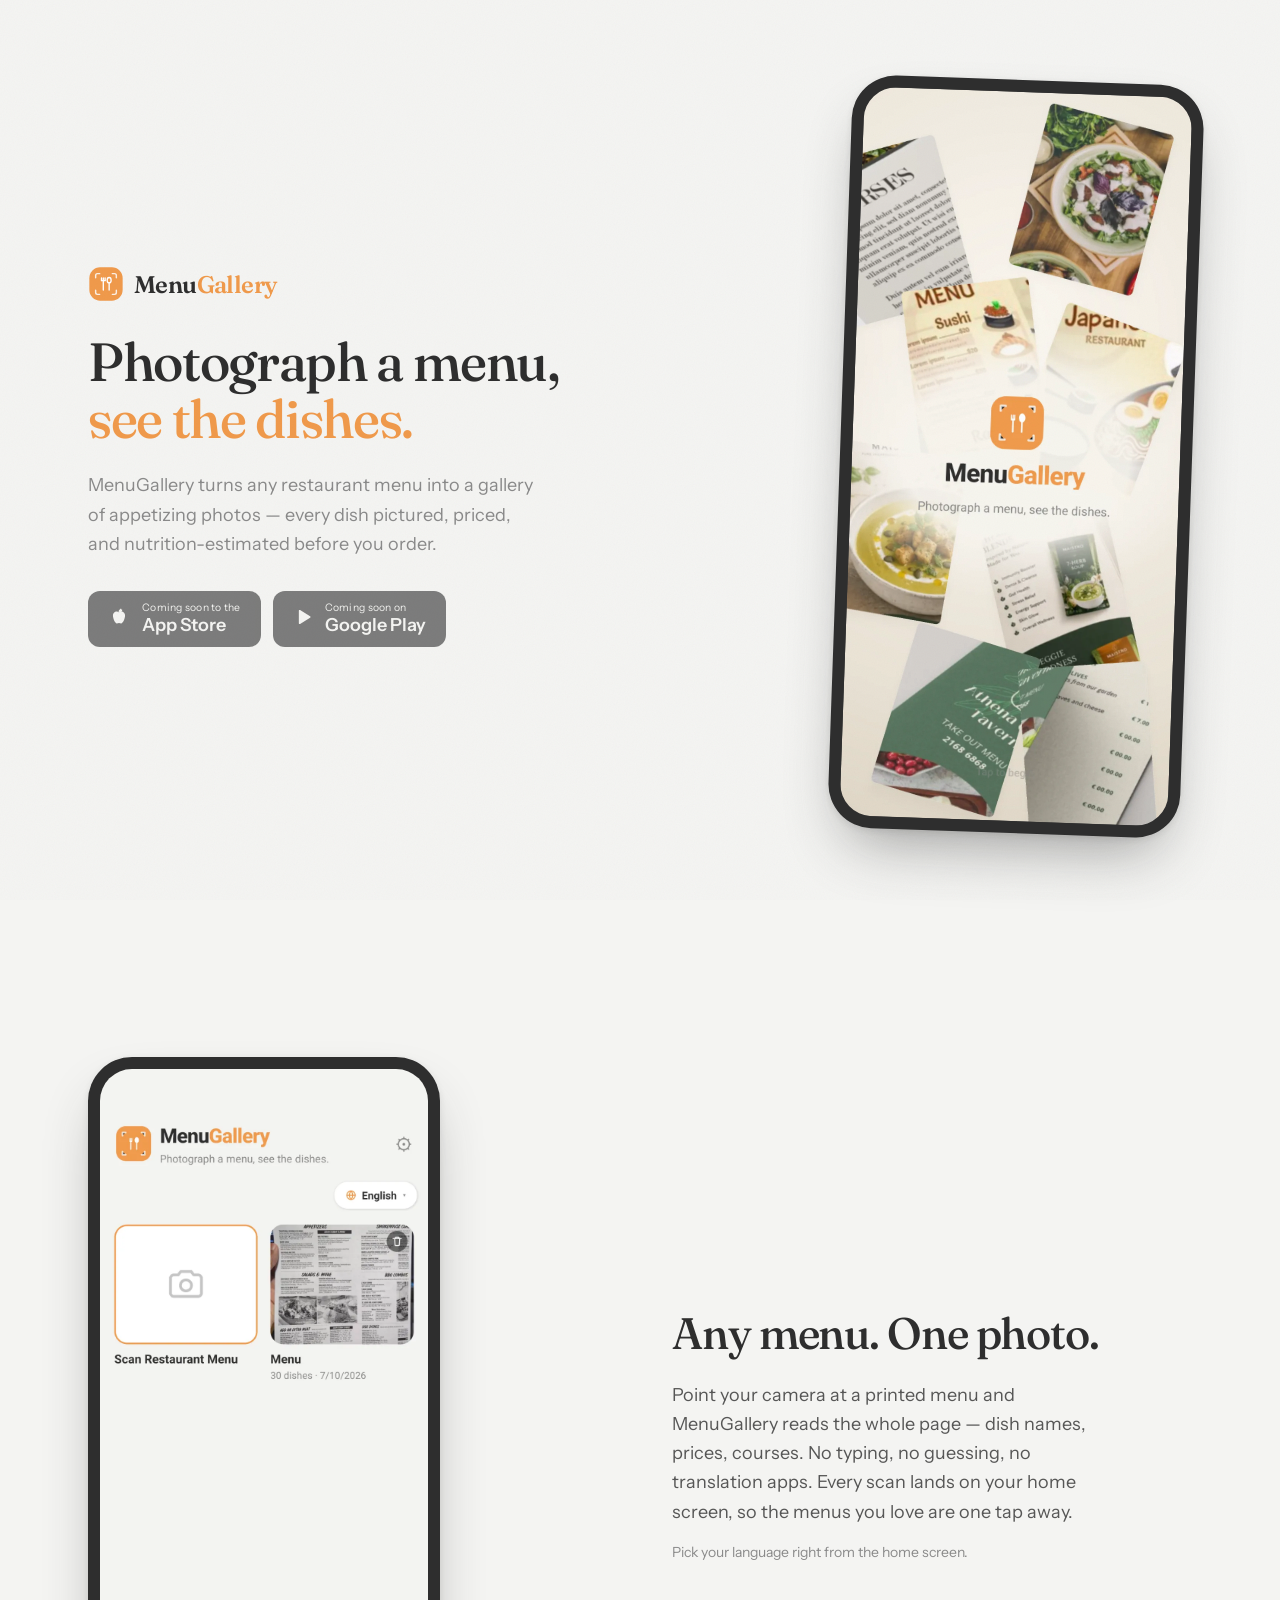
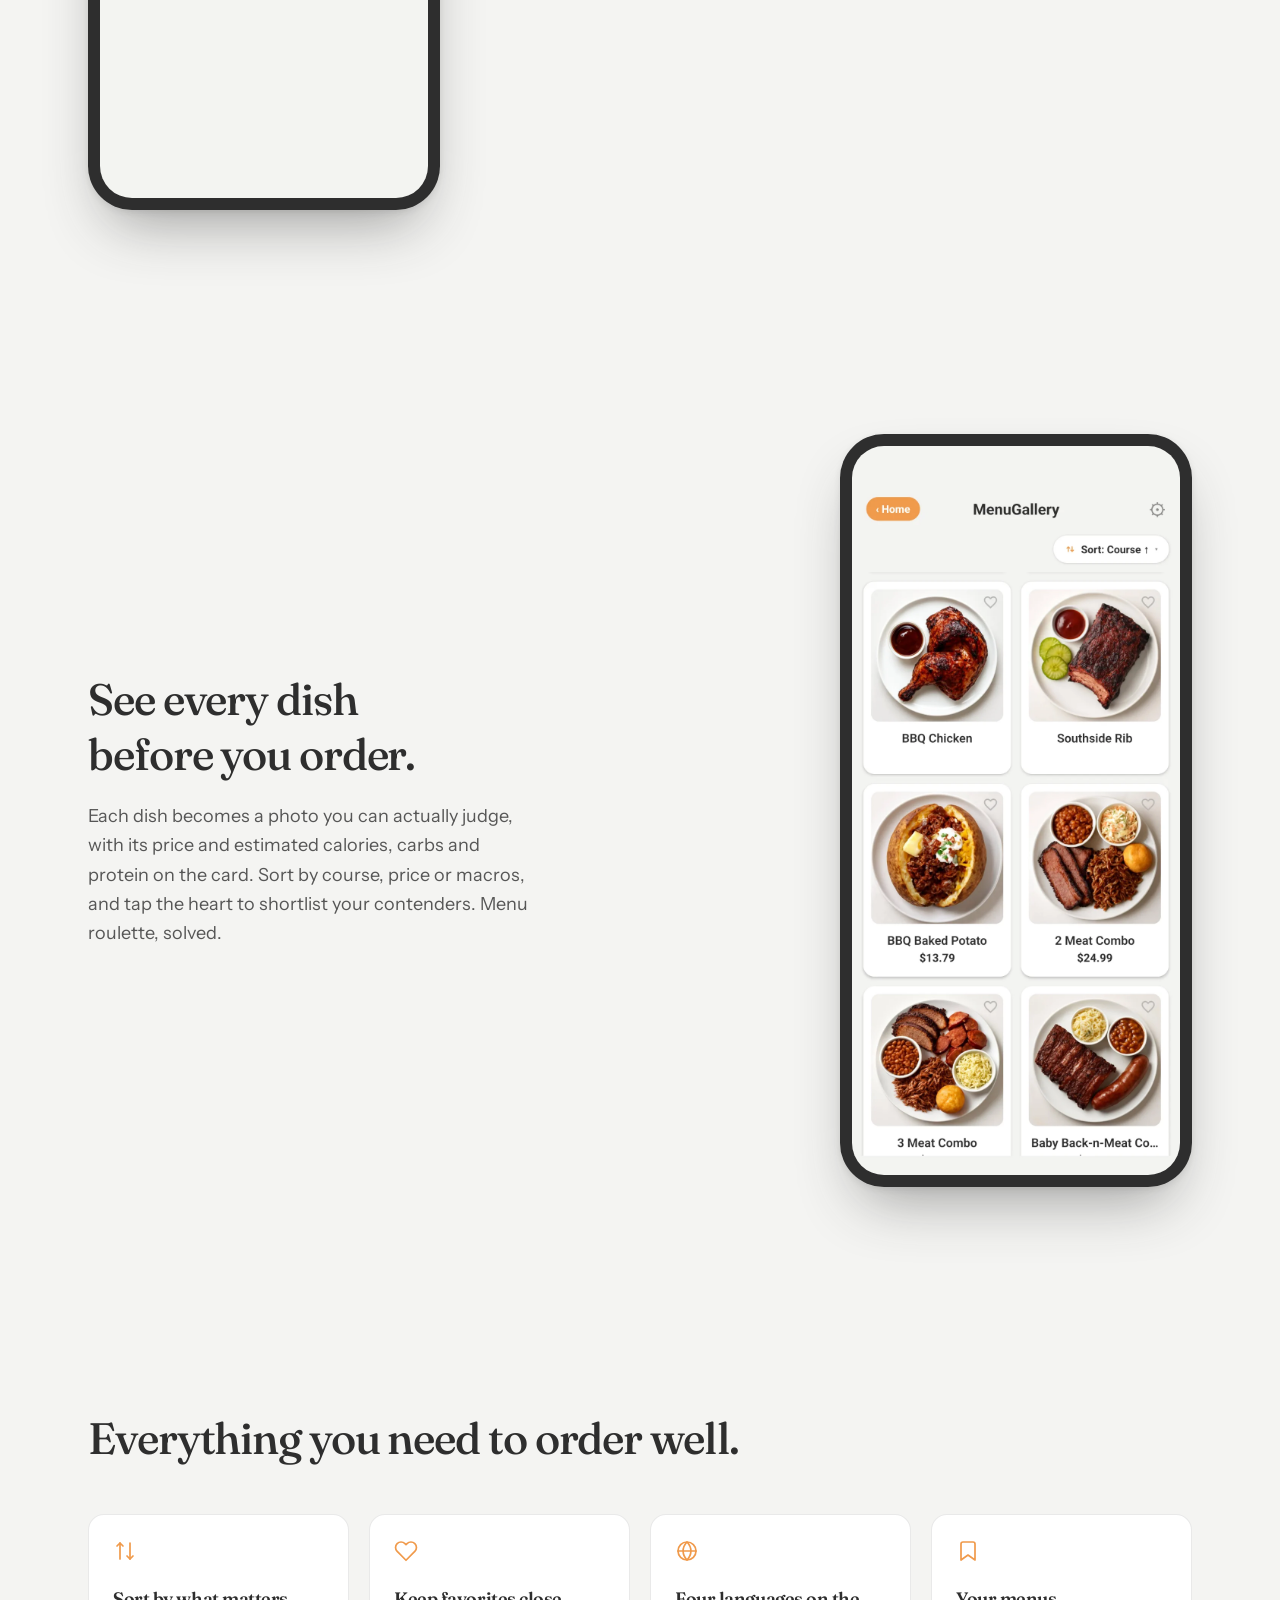
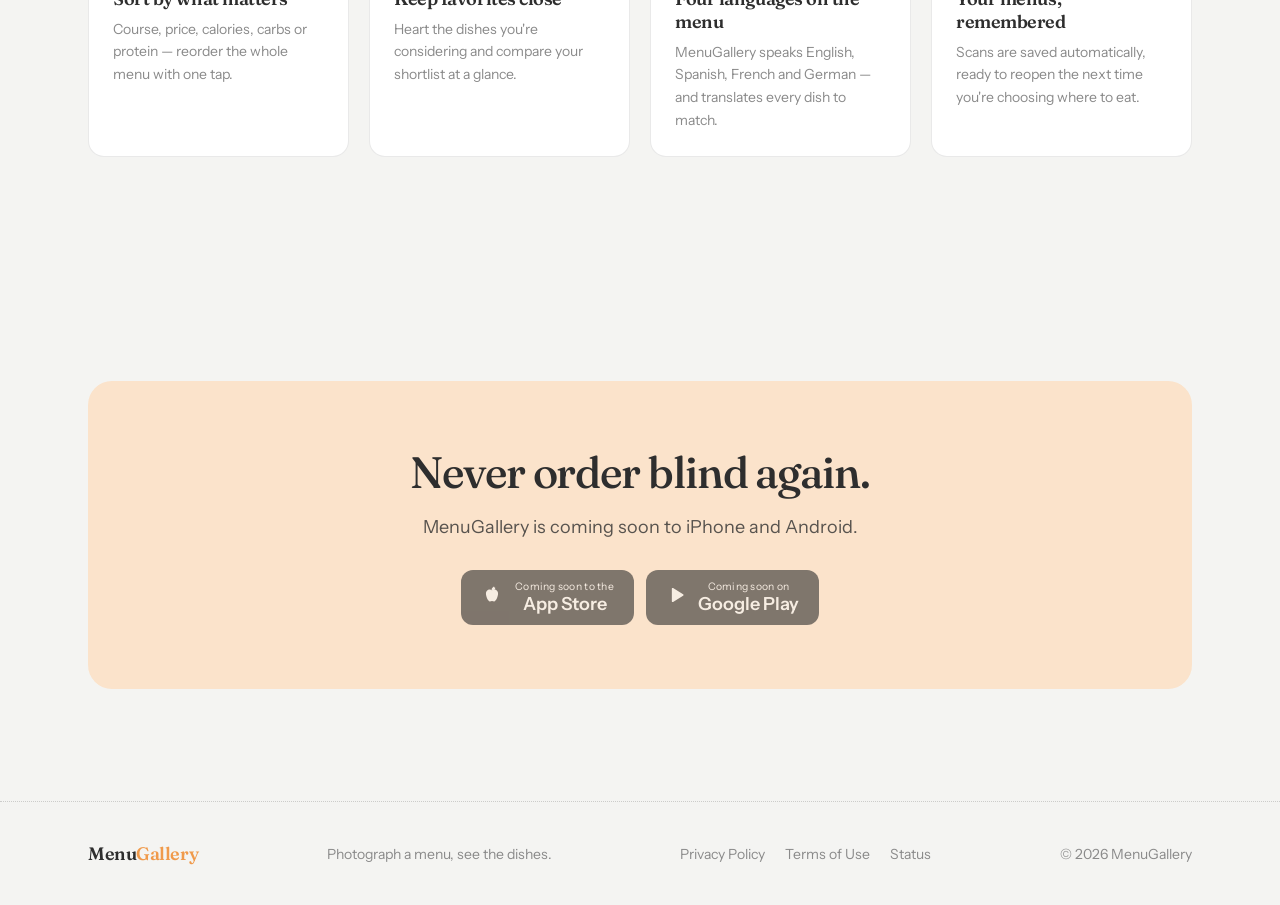
<file: index.html>
<!doctype html>
<html lang="en">
<head>
<meta charset="utf-8">
<meta name="viewport" content="width=device-width, initial-scale=1">
<title>MenuGallery — Photograph a menu, see the dishes</title>
<meta name="description" content="MenuGallery reads a photo of any restaurant menu and shows every dish as an appetizing image with prices and estimated calories, carbs and protein. Sort by course, price or macros. Coming soon to the App Store and Google Play.">
<link rel="canonical" href="https://menugallery.app/">
<meta name="theme-color" content="#F4F4F2">
<meta name="color-scheme" content="light">
<link rel="icon" href="/favicon.ico" sizes="32x32">
<link rel="icon" href="/favicon.svg" type="image/svg+xml">
<link rel="apple-touch-icon" href="/apple-touch-icon.png">
<link rel="preload" href="/fonts/fraunces-latin.woff2" as="font" type="font/woff2" crossorigin>
<link rel="preload" href="/fonts/instrument-sans-latin.woff2" as="font" type="font/woff2" crossorigin>
<link rel="stylesheet" href="/styles.css">
<meta property="og:site_name" content="MenuGallery">
<meta property="og:type" content="website">
<meta property="og:locale" content="en_US">
<meta property="og:title" content="MenuGallery — Photograph a menu, see the dishes">
<meta property="og:description" content="MenuGallery reads a photo of any restaurant menu and shows every dish as an appetizing image with prices and estimated calories, carbs and protein. Sort by course, price or macros. Coming soon to the App Store and Google Play.">
<meta property="og:url" content="https://menugallery.app/">
<meta property="og:image" content="https://menugallery.app/og-image.png">
<meta property="og:image:width" content="1200">
<meta property="og:image:height" content="630">
<meta property="og:image:alt" content="MenuGallery — Photograph a menu, see the dishes.">
<meta name="twitter:card" content="summary_large_image">
<meta name="twitter:title" content="MenuGallery — Photograph a menu, see the dishes">
<meta name="twitter:description" content="MenuGallery reads a photo of any restaurant menu and shows every dish as an appetizing image with prices and estimated calories, carbs and protein. Sort by course, price or macros. Coming soon to the App Store and Google Play.">
<meta name="twitter:image" content="https://menugallery.app/og-image.png">
<script src="/main.js" defer></script>
</head>
<body>
<div class="grain" aria-hidden="true"></div>
<main>

  <!-- Hero -->
  <section class="hero">
    <div class="container hero-grid">
      <div>
        <div class="wordmark">
          <svg viewBox="0 0 40 40" aria-hidden="true">
            <rect x="1.5" y="1.5" width="37" height="37" rx="12" fill="#F09A4B" />
            <g stroke="#FFFFFF" stroke-width="1.6" stroke-linecap="round" fill="none" opacity="0.85">
              <path d="M8.5 13v-2.5A2 2 0 0 1 10.5 8.5H13" />
              <path d="M31.5 13v-2.5A2 2 0 0 0 29.5 8.5H27" />
              <path d="M8.5 27v2.5A2 2 0 0 0 10.5 31.5H13" />
              <path d="M31.5 27v2.5A2 2 0 0 1 29.5 31.5H27" />
            </g>
            <g stroke="#FFFFFF" stroke-width="1.5" stroke-linecap="round" stroke-linejoin="round" fill="none">
              <path d="M15 13.2v3" />
              <path d="M17 13.2v3" />
              <path d="M19 13.2v3" />
              <path d="M15 16.2h4" />
              <path d="M17 16.2v10.6" />
              <ellipse cx="23.5" cy="15.8" rx="2.2" ry="3" />
              <path d="M23.5 18.6v8.2" />
            </g>
          </svg>
          <span class="wordmark-text">Menu<span class="wordmark-accent">Gallery</span></span>
        </div>

        <h1 class="hero-title">
          <span>Photograph a menu,</span>
          <span class="hero-title-accent">see the dishes.</span>
        </h1>

        <p class="hero-lede">
          MenuGallery turns any restaurant menu into a gallery of appetizing
          photos — every dish pictured, priced, and nutrition-estimated before
          you order.
        </p>

        <div class="hero-badges">
          <div class="store-badges">
            <div class="badge">
              <span class="badge-glyph">
                <svg viewBox="0 0 24 24" width="22" height="22" fill="currentColor" aria-hidden="true">
                  <path d="M12 7.2c-.9-1-2.2-1.5-3.5-1.1C6.4 6.7 5.2 8.7 5.4 11c.2 3 2.2 8 4.3 8 .9 0 1.4-.5 2.3-.5s1.4.5 2.3.5c2.1 0 4.1-5 4.3-8 .2-2.3-1-4.3-3.1-4.9-1.3-.4-2.6.1-3.5 1.1z" />
                  <path d="M12 7c0-1.6.7-2.9 2-3.5" fill="none" stroke="currentColor" stroke-width="1.3" stroke-linecap="round" />
                  <path d="M12.5 5.1c.7-.9 1.9-1.3 3-1.1.1 1.1-.5 2.2-1.5 2.7-.6.3-1.4.2-2-.2z" />
                </svg>
              </span>
              <span class="badge-lines">
                <span class="badge-small">Coming soon to the</span>
                <span class="badge-big">App Store</span>
              </span>
            </div>
            <div class="badge">
              <span class="badge-glyph">
                <svg viewBox="0 0 24 24" width="20" height="20" fill="currentColor" aria-hidden="true">
                  <path d="M7 4.5v15a1 1 0 0 0 1.5.87l12-7.5a1 1 0 0 0 0-1.74l-12-7.5A1 1 0 0 0 7 4.5z" />
                </svg>
              </span>
              <span class="badge-lines">
                <span class="badge-small">Coming soon on</span>
                <span class="badge-big">Google Play</span>
              </span>
            </div>
          </div>
        </div>
      </div>

      <div class="hero-media" data-reveal="idle">
        <div class="phone phone--tilt">
          <div class="phone-screen">
            <img src="/screenshots/splash-v2.webp" width="864" height="1920" fetchpriority="high" alt="MenuGallery splash screen: the MenuGallery logo over a collage of restaurant menus, with the tagline &quot;Photograph a menu, see the dishes.&quot;">
          </div>
        </div>
      </div>
    </div>
  </section>

  <!-- Story: Any menu. One photo. -->
  <section class="section">
    <div class="container story-grid story--flip">
      <div class="story-text">
        <h2 class="story-title">Any menu. One photo.</h2>
        <p class="story-body">
          Point your camera at a printed menu and MenuGallery reads the whole
          page — dish names, prices, courses. No typing, no guessing, no
          translation apps. Every scan lands on your home screen, so the menus
          you love are one tap away.
        </p>
        <p class="story-caption">Pick your language right from the home screen.</p>
      </div>

      <div class="story-media" data-reveal="idle">
        <div class="phone">
          <div class="phone-screen">
            <img src="/screenshots/home-v2.webp" width="864" height="1920" loading="lazy" decoding="async" alt="MenuGallery home screen with a scan-restaurant-menu button and a previously saved menu of 30 dishes">
          </div>
        </div>
      </div>
    </div>
  </section>

  <!-- Story: See every dish before you order. -->
  <section class="section">
    <div class="container story-grid">
      <div class="story-text">
        <h2 class="story-title">See every dish before you order.</h2>
        <p class="story-body">
          Each dish becomes a photo you can actually judge, with its price and
          estimated calories, carbs and protein on the card. Sort by course,
          price or macros, and tap the heart to shortlist your contenders. Menu
          roulette, solved.
        </p>
      </div>

      <div class="story-media" data-reveal="idle">
        <div class="phone">
          <div class="phone-screen">
            <img src="/screenshots/results-v2.webp" width="864" height="1920" loading="lazy" decoding="async" alt="MenuGallery results screen: a grid of dishes from a scanned menu, each with an appetizing photo, name and price">
          </div>
        </div>
      </div>
    </div>
  </section>

  <!-- Features -->
  <section class="section">
    <div class="container">
      <h2 class="section-title section-title--narrow">Everything you need to order well.</h2>

      <div class="feature-grid">
        <div class="feature-reveal" data-reveal="idle">
          <div class="feature-card">
            <div class="feature-icon">
              <svg viewBox="0 0 24 24" width="24" height="24" fill="none" stroke="currentColor" stroke-width="1.7" stroke-linecap="round" stroke-linejoin="round" aria-hidden="true">
                <path d="M7 20V4" />
                <path d="M4 7l3-3 3 3" />
                <path d="M17 4v16" />
                <path d="M14 17l3 3 3-3" />
              </svg>
            </div>
            <h3>Sort by what matters</h3>
            <p>Course, price, calories, carbs or protein — reorder the whole menu with one tap.</p>
          </div>
        </div>

        <div class="feature-reveal" data-reveal="idle" style="transition-delay:100ms">
          <div class="feature-card">
            <div class="feature-icon">
              <svg viewBox="0 0 24 24" width="24" height="24" fill="none" stroke="currentColor" stroke-width="1.7" stroke-linecap="round" stroke-linejoin="round" aria-hidden="true">
                <path d="M20.84 4.61a5.5 5.5 0 0 0-7.78 0L12 5.67l-1.06-1.06a5.5 5.5 0 1 0-7.78 7.78l1.06 1.06L12 21.23l7.78-7.78 1.06-1.06a5.5 5.5 0 0 0 0-7.78z" />
              </svg>
            </div>
            <h3>Keep favorites close</h3>
            <p>Heart the dishes you're considering and compare your shortlist at a glance.</p>
          </div>
        </div>

        <div class="feature-reveal" data-reveal="idle" style="transition-delay:200ms">
          <div class="feature-card">
            <div class="feature-icon">
              <svg viewBox="0 0 24 24" width="24" height="24" fill="none" stroke="currentColor" stroke-width="1.7" stroke-linecap="round" stroke-linejoin="round" aria-hidden="true">
                <circle cx="12" cy="12" r="9" />
                <path d="M3 12h18" />
                <path d="M12 3c2.5 2.6 3.9 5.7 3.9 9s-1.4 6.4-3.9 9c-2.5-2.6-3.9-5.7-3.9-9S9.5 5.6 12 3z" />
              </svg>
            </div>
            <h3>Four languages on the menu</h3>
            <p>MenuGallery speaks English, Spanish, French and German — and translates every dish to match.</p>
          </div>
        </div>

        <div class="feature-reveal" data-reveal="idle" style="transition-delay:300ms">
          <div class="feature-card">
            <div class="feature-icon">
              <svg viewBox="0 0 24 24" width="24" height="24" fill="none" stroke="currentColor" stroke-width="1.7" stroke-linecap="round" stroke-linejoin="round" aria-hidden="true">
                <path d="M19 21l-7-5-7 5V5a2 2 0 0 1 2-2h10a2 2 0 0 1 2 2z" />
              </svg>
            </div>
            <h3>Your menus, remembered</h3>
            <p>Scans are saved automatically, ready to reopen the next time you're choosing where to eat.</p>
          </div>
        </div>
      </div>
    </div>
  </section>

  <!-- CTA -->
  <section class="section">
    <div class="container">
      <div data-reveal="idle">
        <div class="cta-band">
          <h2 class="section-title">Never order blind again.</h2>
          <p class="cta-sub">MenuGallery is coming soon to iPhone and Android.</p>
          <div class="cta-badges">
            <div class="store-badges store-badges--center">
              <div class="badge">
                <span class="badge-glyph">
                  <svg viewBox="0 0 24 24" width="22" height="22" fill="currentColor" aria-hidden="true">
                    <path d="M12 7.2c-.9-1-2.2-1.5-3.5-1.1C6.4 6.7 5.2 8.7 5.4 11c.2 3 2.2 8 4.3 8 .9 0 1.4-.5 2.3-.5s1.4.5 2.3.5c2.1 0 4.1-5 4.3-8 .2-2.3-1-4.3-3.1-4.9-1.3-.4-2.6.1-3.5 1.1z" />
                    <path d="M12 7c0-1.6.7-2.9 2-3.5" fill="none" stroke="currentColor" stroke-width="1.3" stroke-linecap="round" />
                    <path d="M12.5 5.1c.7-.9 1.9-1.3 3-1.1.1 1.1-.5 2.2-1.5 2.7-.6.3-1.4.2-2-.2z" />
                  </svg>
                </span>
                <span class="badge-lines">
                  <span class="badge-small">Coming soon to the</span>
                  <span class="badge-big">App Store</span>
                </span>
              </div>
              <div class="badge">
                <span class="badge-glyph">
                  <svg viewBox="0 0 24 24" width="20" height="20" fill="currentColor" aria-hidden="true">
                    <path d="M7 4.5v15a1 1 0 0 0 1.5.87l12-7.5a1 1 0 0 0 0-1.74l-12-7.5A1 1 0 0 0 7 4.5z" />
                  </svg>
                </span>
                <span class="badge-lines">
                  <span class="badge-small">Coming soon on</span>
                  <span class="badge-big">Google Play</span>
                </span>
              </div>
            </div>
          </div>
        </div>
      </div>
    </div>
  </section>

  <footer class="site-footer">
    <div class="container footer-row">
      <span class="brand">Menu<span class="wordmark-accent">Gallery</span></span>
      <span class="footer-note">Photograph a menu, see the dishes.</span>
      <nav class="footer-nav">
        <a href="/privacy.html">Privacy Policy</a>
        <a href="/terms.html">Terms of Use</a>
        <a href="/status.html">Status</a>
      </nav>
      <span class="footer-note">© 2026 MenuGallery</span>
    </div>
  </footer>

</main>
</body>
</html>
</file>
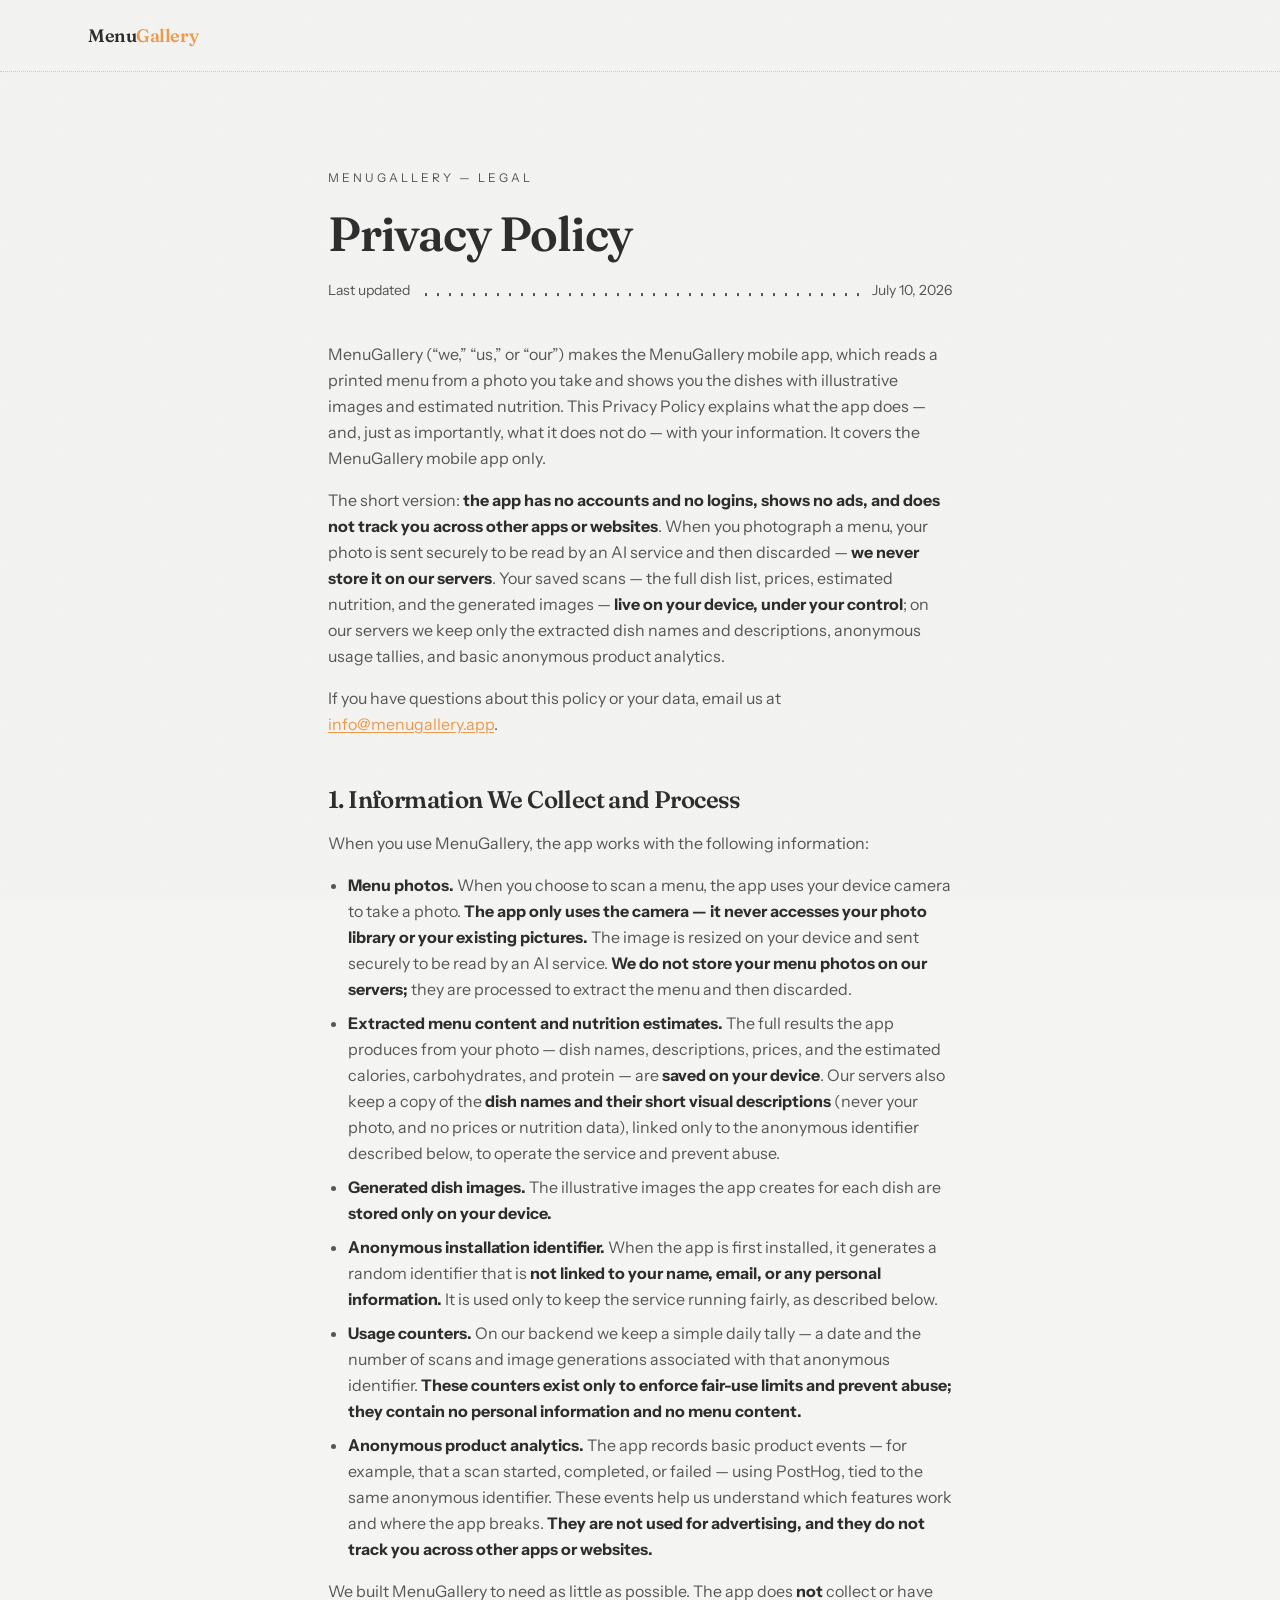
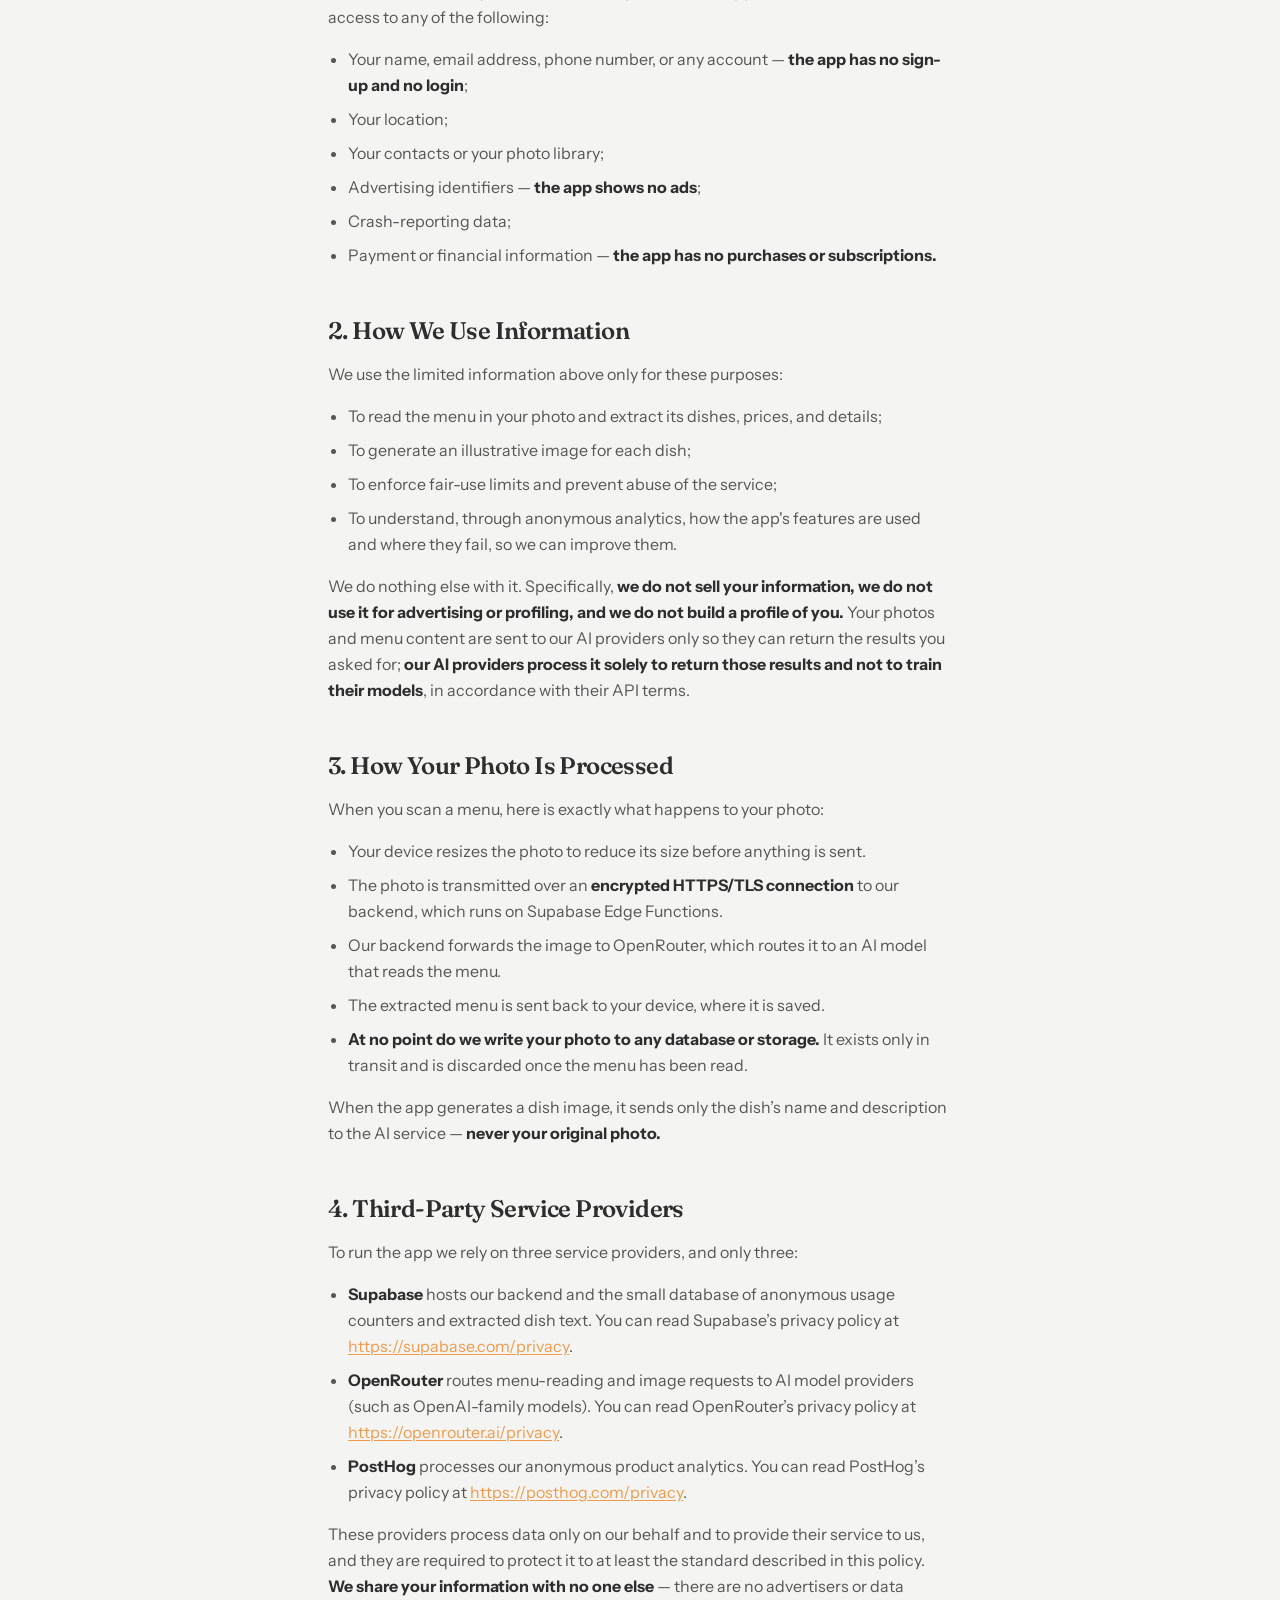
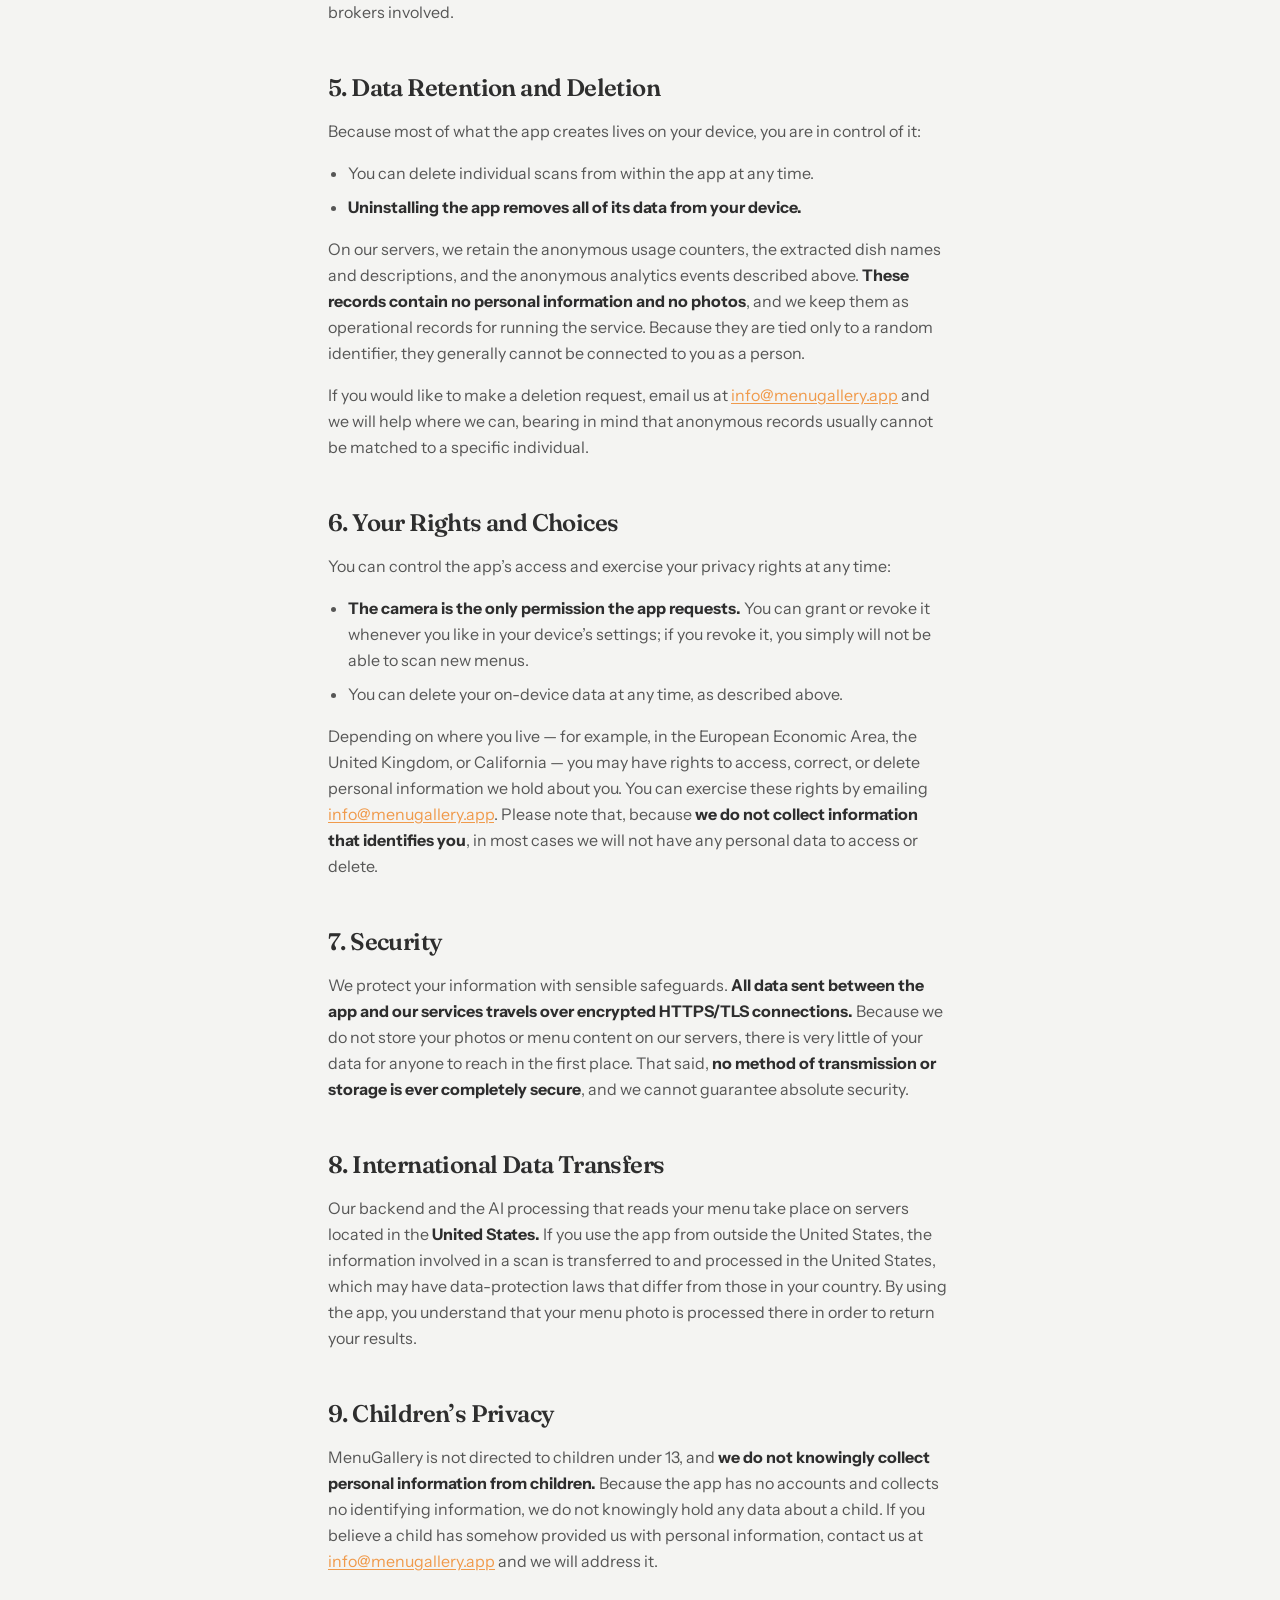
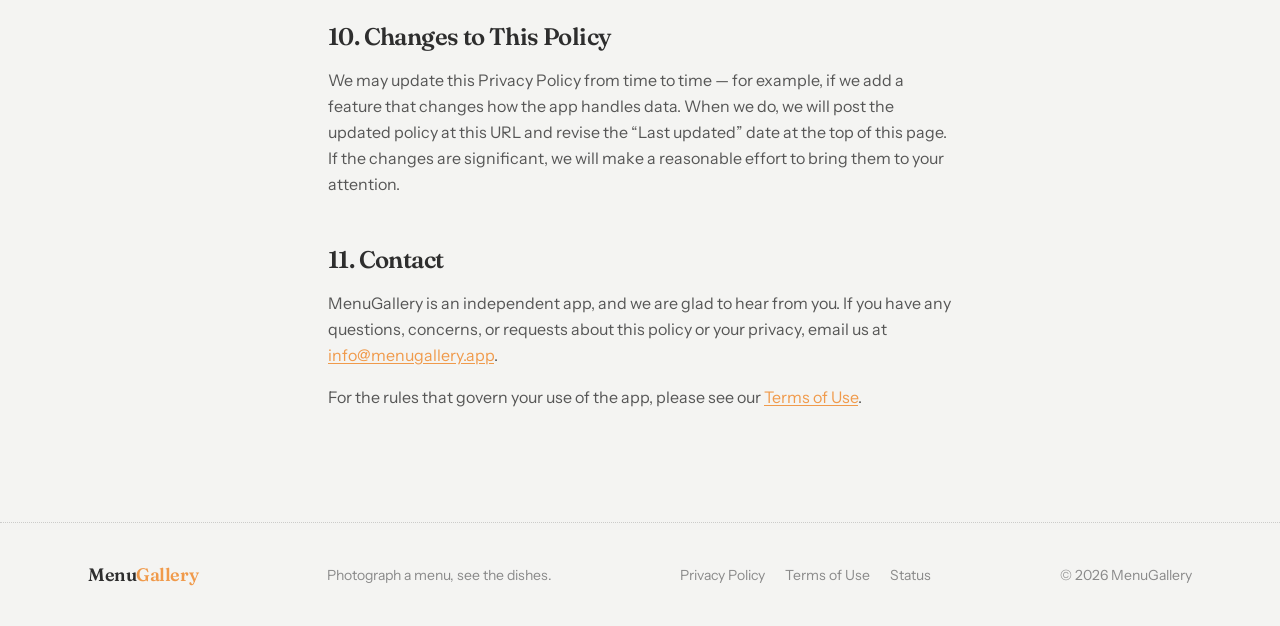
<file: privacy.html>
<!doctype html>
<html lang="en">
<head>
<meta charset="utf-8">
<meta name="viewport" content="width=device-width, initial-scale=1">
<title>Privacy Policy — MenuGallery</title>
<meta name="description" content="How the MenuGallery app handles your menu photos and data.">
<link rel="canonical" href="https://menugallery.app/privacy">
<meta name="theme-color" content="#F4F4F2">
<meta name="color-scheme" content="light">
<link rel="icon" href="/favicon.ico" sizes="32x32">
<link rel="icon" href="/favicon.svg" type="image/svg+xml">
<link rel="apple-touch-icon" href="/apple-touch-icon.png">
<link rel="preload" href="/fonts/fraunces-latin.woff2" as="font" type="font/woff2" crossorigin>
<link rel="preload" href="/fonts/instrument-sans-latin.woff2" as="font" type="font/woff2" crossorigin>
<link rel="stylesheet" href="/styles.css">
<meta property="og:site_name" content="MenuGallery">
<meta property="og:type" content="website">
<meta property="og:locale" content="en_US">
<meta property="og:title" content="Privacy Policy — MenuGallery">
<meta property="og:description" content="How the MenuGallery app handles your menu photos and data.">
<meta property="og:url" content="https://menugallery.app/privacy">
<meta property="og:image" content="https://menugallery.app/og-image.png">
<meta property="og:image:width" content="1200">
<meta property="og:image:height" content="630">
<meta property="og:image:alt" content="MenuGallery — Photograph a menu, see the dishes.">
<meta name="twitter:card" content="summary_large_image">
<meta name="twitter:title" content="Privacy Policy — MenuGallery">
<meta name="twitter:description" content="How the MenuGallery app handles your menu photos and data.">
<meta name="twitter:image" content="https://menugallery.app/og-image.png">
</head>
<body>
  <div class="grain" aria-hidden="true"></div>
  <header class="legal-header">
    <div class="container">
      <a href="/" class="brand">Menu<span class="wordmark-accent">Gallery</span></a>
    </div>
  </header>
  <article class="legal">
    <p class="eyebrow">MenuGallery — Legal</p>
    <h1>Privacy Policy</h1>
    <p class="legal-meta"><span>Last updated</span><span class="dot-leader" aria-hidden="true"></span><span>July 10, 2026</span></p>

    <p class="legal-intro">
      MenuGallery (“we,” “us,” or “our”) makes the MenuGallery mobile app, which reads a printed menu from a photo you take and shows you the dishes with illustrative images and estimated nutrition. This Privacy Policy explains what the app does — and, just as importantly, what it does not do — with your information. It covers the MenuGallery mobile app only.
    </p>
    <p>
      The short version: <strong>the app has no accounts and no logins, shows no ads, and does not track you across other apps or websites</strong>. When you photograph a menu, your photo is sent securely to be read by an AI service and then discarded — <strong>we never store it on our servers</strong>. Your saved scans — the full dish list, prices, estimated nutrition, and the generated images — <strong>live on your device, under your control</strong>; on our servers we keep only the extracted dish names and descriptions, anonymous usage tallies, and basic anonymous product analytics.
    </p>
    <p>
      If you have questions about this policy or your data, email us at <a href="mailto:info@menugallery.app">info@menugallery.app</a>.
    </p>

    <h2>1. Information We Collect and Process</h2>
    <p>
      When you use MenuGallery, the app works with the following information:
    </p>
    <ul>
      <li>
        <strong>Menu photos.</strong> When you choose to scan a menu, the app uses your device camera to take a photo. <strong>The app only uses the camera — it never accesses your photo library or your existing pictures.</strong> The image is resized on your device and sent securely to be read by an AI service. <strong>We do not store your menu photos on our servers;</strong> they are processed to extract the menu and then discarded.
      </li>
      <li>
        <strong>Extracted menu content and nutrition estimates.</strong> The full results the app produces from your photo — dish names, descriptions, prices, and the estimated calories, carbohydrates, and protein — are <strong>saved on your device</strong>. Our servers also keep a copy of the <strong>dish names and their short visual descriptions</strong> (never your photo, and no prices or nutrition data), linked only to the anonymous identifier described below, to operate the service and prevent abuse.
      </li>
      <li>
        <strong>Generated dish images.</strong> The illustrative images the app creates for each dish are <strong>stored only on your device.</strong>
      </li>
      <li>
        <strong>Anonymous installation identifier.</strong> When the app is first installed, it generates a random identifier that is <strong>not linked to your name, email, or any personal information.</strong> It is used only to keep the service running fairly, as described below.
      </li>
      <li>
        <strong>Usage counters.</strong> On our backend we keep a simple daily tally — a date and the number of scans and image generations associated with that anonymous identifier. <strong>These counters exist only to enforce fair-use limits and prevent abuse; they contain no personal information and no menu content.</strong>
      </li>
      <li>
        <strong>Anonymous product analytics.</strong> The app records basic product events — for example, that a scan started, completed, or failed — using PostHog, tied to the same anonymous identifier. These events help us understand which features work and where the app breaks. <strong>They are not used for advertising, and they do not track you across other apps or websites.</strong>
      </li>
    </ul>
    <p>
      We built MenuGallery to need as little as possible. The app does <strong>not</strong> collect or have access to any of the following:
    </p>
    <ul>
      <li>Your name, email address, phone number, or any account — <strong>the app has no sign-up and no login</strong>;</li>
      <li>Your location;</li>
      <li>Your contacts or your photo library;</li>
      <li>Advertising identifiers — <strong>the app shows no ads</strong>;</li>
      <li>Crash-reporting data;</li>
      <li>Payment or financial information — <strong>the app has no purchases or subscriptions.</strong></li>
    </ul>

    <h2>2. How We Use Information</h2>
    <p>
      We use the limited information above only for these purposes:
    </p>
    <ul>
      <li>To read the menu in your photo and extract its dishes, prices, and details;</li>
      <li>To generate an illustrative image for each dish;</li>
      <li>To enforce fair-use limits and prevent abuse of the service;</li>
      <li>To understand, through anonymous analytics, how the app's features are used and where they fail, so we can improve them.</li>
    </ul>
    <p>
      We do nothing else with it. Specifically, <strong>we do not sell your information, we do not use it for advertising or profiling, and we do not build a profile of you.</strong> Your photos and menu content are sent to our AI providers only so they can return the results you asked for; <strong>our AI providers process it solely to return those results and not to train their models</strong>, in accordance with their API terms.
    </p>

    <h2>3. How Your Photo Is Processed</h2>
    <p>
      When you scan a menu, here is exactly what happens to your photo:
    </p>
    <ul>
      <li>Your device resizes the photo to reduce its size before anything is sent.</li>
      <li>The photo is transmitted over an <strong>encrypted HTTPS/TLS connection</strong> to our backend, which runs on Supabase Edge Functions.</li>
      <li>Our backend forwards the image to OpenRouter, which routes it to an AI model that reads the menu.</li>
      <li>The extracted menu is sent back to your device, where it is saved.</li>
      <li><strong>At no point do we write your photo to any database or storage.</strong> It exists only in transit and is discarded once the menu has been read.</li>
    </ul>
    <p>
      When the app generates a dish image, it sends only the dish’s name and description to the AI service — <strong>never your original photo.</strong>
    </p>

    <h2>4. Third-Party Service Providers</h2>
    <p>
      To run the app we rely on three service providers, and only three:
    </p>
    <ul>
      <li>
        <strong>Supabase</strong> hosts our backend and the small database of anonymous usage counters and extracted dish text. You can read Supabase’s privacy policy at <a href="https://supabase.com/privacy">https://supabase.com/privacy</a>.
      </li>
      <li>
        <strong>OpenRouter</strong> routes menu-reading and image requests to AI model providers (such as OpenAI-family models). You can read OpenRouter’s privacy policy at <a href="https://openrouter.ai/privacy">https://openrouter.ai/privacy</a>.
      </li>
      <li>
        <strong>PostHog</strong> processes our anonymous product analytics. You can read PostHog’s privacy policy at <a href="https://posthog.com/privacy">https://posthog.com/privacy</a>.
      </li>
    </ul>
    <p>
      These providers process data only on our behalf and to provide their service to us, and they are required to protect it to at least the standard described in this policy. <strong>We share your information with no one else</strong> — there are no advertisers or data brokers involved.
    </p>

    <h2>5. Data Retention and Deletion</h2>
    <p>
      Because most of what the app creates lives on your device, you are in control of it:
    </p>
    <ul>
      <li>You can delete individual scans from within the app at any time.</li>
      <li><strong>Uninstalling the app removes all of its data from your device.</strong></li>
    </ul>
    <p>
      On our servers, we retain the anonymous usage counters, the extracted dish names and descriptions, and the anonymous analytics events described above. <strong>These records contain no personal information and no photos</strong>, and we keep them as operational records for running the service. Because they are tied only to a random identifier, they generally cannot be connected to you as a person.
    </p>
    <p>
      If you would like to make a deletion request, email us at <a href="mailto:info@menugallery.app">info@menugallery.app</a> and we will help where we can, bearing in mind that anonymous records usually cannot be matched to a specific individual.
    </p>

    <h2>6. Your Rights and Choices</h2>
    <p>
      You can control the app’s access and exercise your privacy rights at any time:
    </p>
    <ul>
      <li>
        <strong>The camera is the only permission the app requests.</strong> You can grant or revoke it whenever you like in your device’s settings; if you revoke it, you simply will not be able to scan new menus.
      </li>
      <li>You can delete your on-device data at any time, as described above.</li>
    </ul>
    <p>
      Depending on where you live — for example, in the European Economic Area, the United Kingdom, or California — you may have rights to access, correct, or delete personal information we hold about you. You can exercise these rights by emailing <a href="mailto:info@menugallery.app">info@menugallery.app</a>. Please note that, because <strong>we do not collect information that identifies you</strong>, in most cases we will not have any personal data to access or delete.
    </p>

    <h2>7. Security</h2>
    <p>
      We protect your information with sensible safeguards. <strong>All data sent between the app and our services travels over encrypted HTTPS/TLS connections.</strong> Because we do not store your photos or menu content on our servers, there is very little of your data for anyone to reach in the first place. That said, <strong>no method of transmission or storage is ever completely secure</strong>, and we cannot guarantee absolute security.
    </p>

    <h2>8. International Data Transfers</h2>
    <p>
      Our backend and the AI processing that reads your menu take place on servers located in the <strong>United States.</strong> If you use the app from outside the United States, the information involved in a scan is transferred to and processed in the United States, which may have data-protection laws that differ from those in your country. By using the app, you understand that your menu photo is processed there in order to return your results.
    </p>

    <h2>9. Children’s Privacy</h2>
    <p>
      MenuGallery is not directed to children under 13, and <strong>we do not knowingly collect personal information from children.</strong> Because the app has no accounts and collects no identifying information, we do not knowingly hold any data about a child. If you believe a child has somehow provided us with personal information, contact us at <a href="mailto:info@menugallery.app">info@menugallery.app</a> and we will address it.
    </p>

    <h2>10. Changes to This Policy</h2>
    <p>
      We may update this Privacy Policy from time to time — for example, if we add a feature that changes how the app handles data. When we do, we will post the updated policy at this URL and revise the “Last updated” date at the top of this page. If the changes are significant, we will make a reasonable effort to bring them to your attention.
    </p>

    <h2>11. Contact</h2>
    <p>
      MenuGallery is an independent app, and we are glad to hear from you. If you have any questions, concerns, or requests about this policy or your privacy, email us at <a href="mailto:info@menugallery.app">info@menugallery.app</a>.
    </p>
    <p>
      For the rules that govern your use of the app, please see our <a href="/terms.html">Terms of Use</a>.
    </p>
  </article>
  <footer class="site-footer">
    <div class="container footer-row">
      <span class="brand">Menu<span class="wordmark-accent">Gallery</span></span>
      <span class="footer-note">Photograph a menu, see the dishes.</span>
      <nav class="footer-nav">
        <a href="/privacy.html">Privacy Policy</a>
        <a href="/terms.html">Terms of Use</a>
        <a href="/status.html">Status</a>
      </nav>
      <span class="footer-note">© 2026 MenuGallery</span>
    </div>
  </footer>
</body>
</html>
</file>
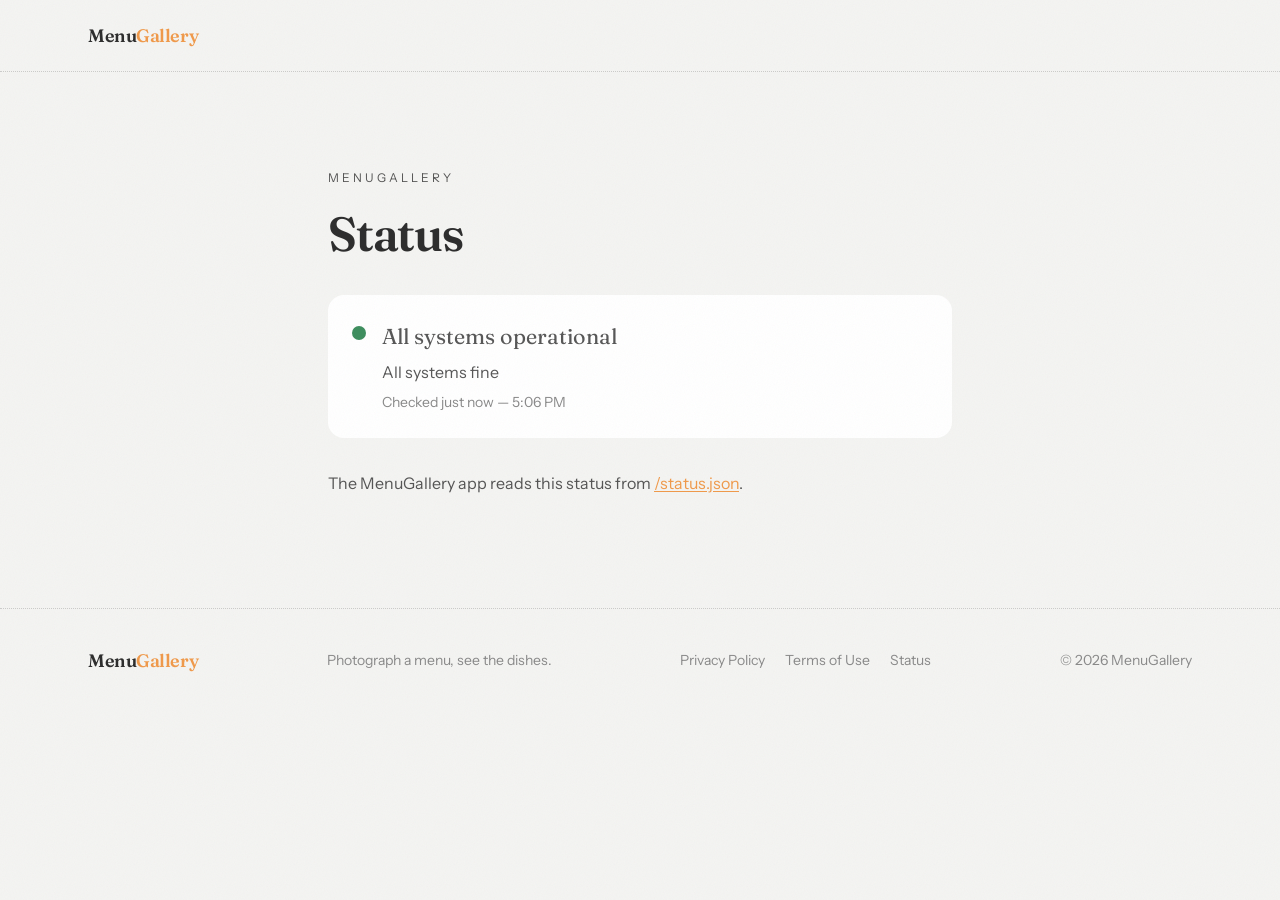
<file: status.html>
<!doctype html>
<html lang="en">
<head>
<meta charset="utf-8">
<meta name="viewport" content="width=device-width, initial-scale=1">
<title>Status — MenuGallery</title>
<meta name="robots" content="noindex">
<meta name="theme-color" content="#F4F4F2">
<meta name="color-scheme" content="light">
<link rel="icon" href="/favicon.ico" sizes="32x32">
<link rel="icon" href="/favicon.svg" type="image/svg+xml">
<link rel="apple-touch-icon" href="/apple-touch-icon.png">
<link rel="preload" href="/fonts/fraunces-latin.woff2" as="font" type="font/woff2" crossorigin>
<link rel="preload" href="/fonts/instrument-sans-latin.woff2" as="font" type="font/woff2" crossorigin>
<link rel="stylesheet" href="/styles.css">
<style>
.legal .status-card {
  display: flex;
  align-items: flex-start;
  gap: 1rem;
  background: var(--card);
  border-radius: var(--radius-card);
  padding: 1.5rem;
  margin: 2rem 0;
}
.legal .status-dot {
  width: 0.875rem;
  height: 0.875rem;
  border-radius: 50%;
  background: var(--ink-muted);
  margin-top: 0.45rem;
  flex: none;
}
.legal .status-dot.is-up {
  background: #3F8F5F;
  animation: status-pulse 2s var(--ease-out) infinite;
}
.legal .status-dot.is-down {
  background: var(--accent);
}
@keyframes status-pulse {
  0%   { box-shadow: 0 0 0 0 rgba(63, 143, 95, 0.35); }
  70%  { box-shadow: 0 0 0 0.6rem rgba(63, 143, 95, 0); }
  100% { box-shadow: 0 0 0 0 rgba(63, 143, 95, 0); }
}
@media (prefers-reduced-motion: reduce) {
  .legal .status-dot.is-up { animation: none; }
}
.legal .status-headline {
  font-family: var(--font-display);
  font-size: 1.35rem;
  margin: 0;
}
.legal .status-message {
  margin: 0.35rem 0 0;
}
.legal .status-checked {
  margin: 0.35rem 0 0;
  color: var(--ink-muted);
  font-size: 0.875rem;
}
</style>
</head>
<body>
  <div class="grain" aria-hidden="true"></div>
  <header class="legal-header">
    <div class="container">
      <a href="/" class="brand">Menu<span class="wordmark-accent">Gallery</span></a>
    </div>
  </header>
  <article class="legal">
    <p class="eyebrow">MenuGallery</p>
    <h1>Status</h1>
    <div class="status-card" id="status-live" role="status">
      <span class="status-dot" id="status-dot" aria-hidden="true"></span>
      <div>
        <p class="status-headline" id="status-headline">Checking status…</p>
        <p class="status-message" id="status-message"></p>
        <p class="status-checked" id="status-checked"></p>
      </div>
    </div>
    <noscript>
      <style>#status-live { display: none; }</style>
      <div class="status-card">
        <span class="status-dot" aria-hidden="true"></span>
        <div>
          <p class="status-headline">Status information is temporarily unavailable</p>
        </div>
      </div>
    </noscript>
    <p>The MenuGallery app reads this status from <a href="/status.json">/status.json</a>.</p>
  </article>
  <footer class="site-footer">
    <div class="container footer-row">
      <span class="brand">Menu<span class="wordmark-accent">Gallery</span></span>
      <span class="footer-note">Photograph a menu, see the dishes.</span>
      <nav class="footer-nav">
        <a href="/privacy.html">Privacy Policy</a>
        <a href="/terms.html">Terms of Use</a>
        <a href="/status.html">Status</a>
      </nav>
      <span class="footer-note">© 2026 MenuGallery</span>
    </div>
  </footer>
  <script>
  (function () {
    var dot = document.getElementById('status-dot');
    var headline = document.getElementById('status-headline');
    var message = document.getElementById('status-message');
    var checked = document.getElementById('status-checked');
    function fallback() {
      dot.className = 'status-dot';
      headline.textContent = 'Status information is temporarily unavailable';
      message.textContent = '';
      checked.textContent = '';
    }
    fetch('/status.json', { cache: 'no-store' })
      .then(function (res) {
        if (!res.ok) { throw new Error('HTTP ' + res.status); }
        return res.json();
      })
      .then(function (data) {
        var up = data.status === 'up';
        dot.className = 'status-dot ' + (up ? 'is-up' : 'is-down');
        headline.textContent = up ? 'All systems operational' : 'Service disruption';
        message.textContent = data.message || '';
        checked.textContent = 'Checked just now — ' +
          new Date().toLocaleTimeString([], { hour: 'numeric', minute: '2-digit' });
      })
      .catch(fallback);
  })();
  </script>
</body>
</html>
</file>
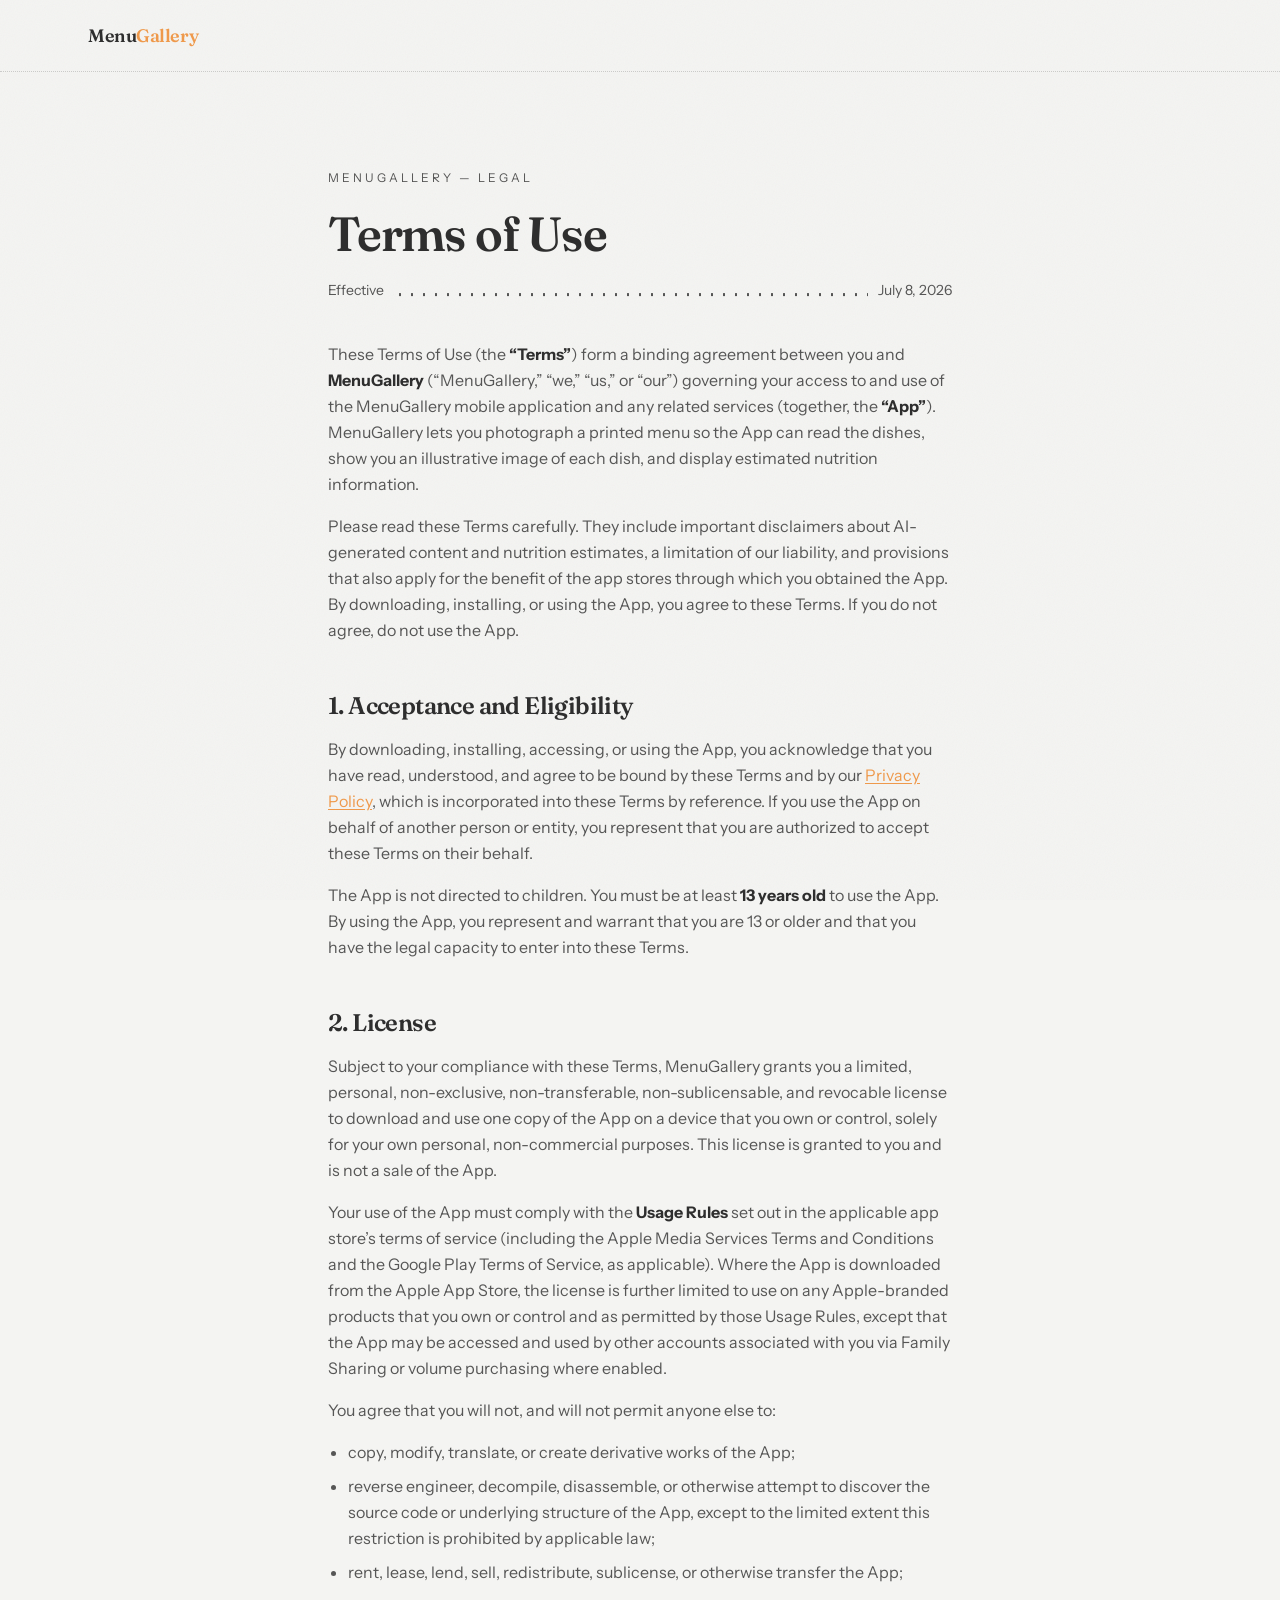
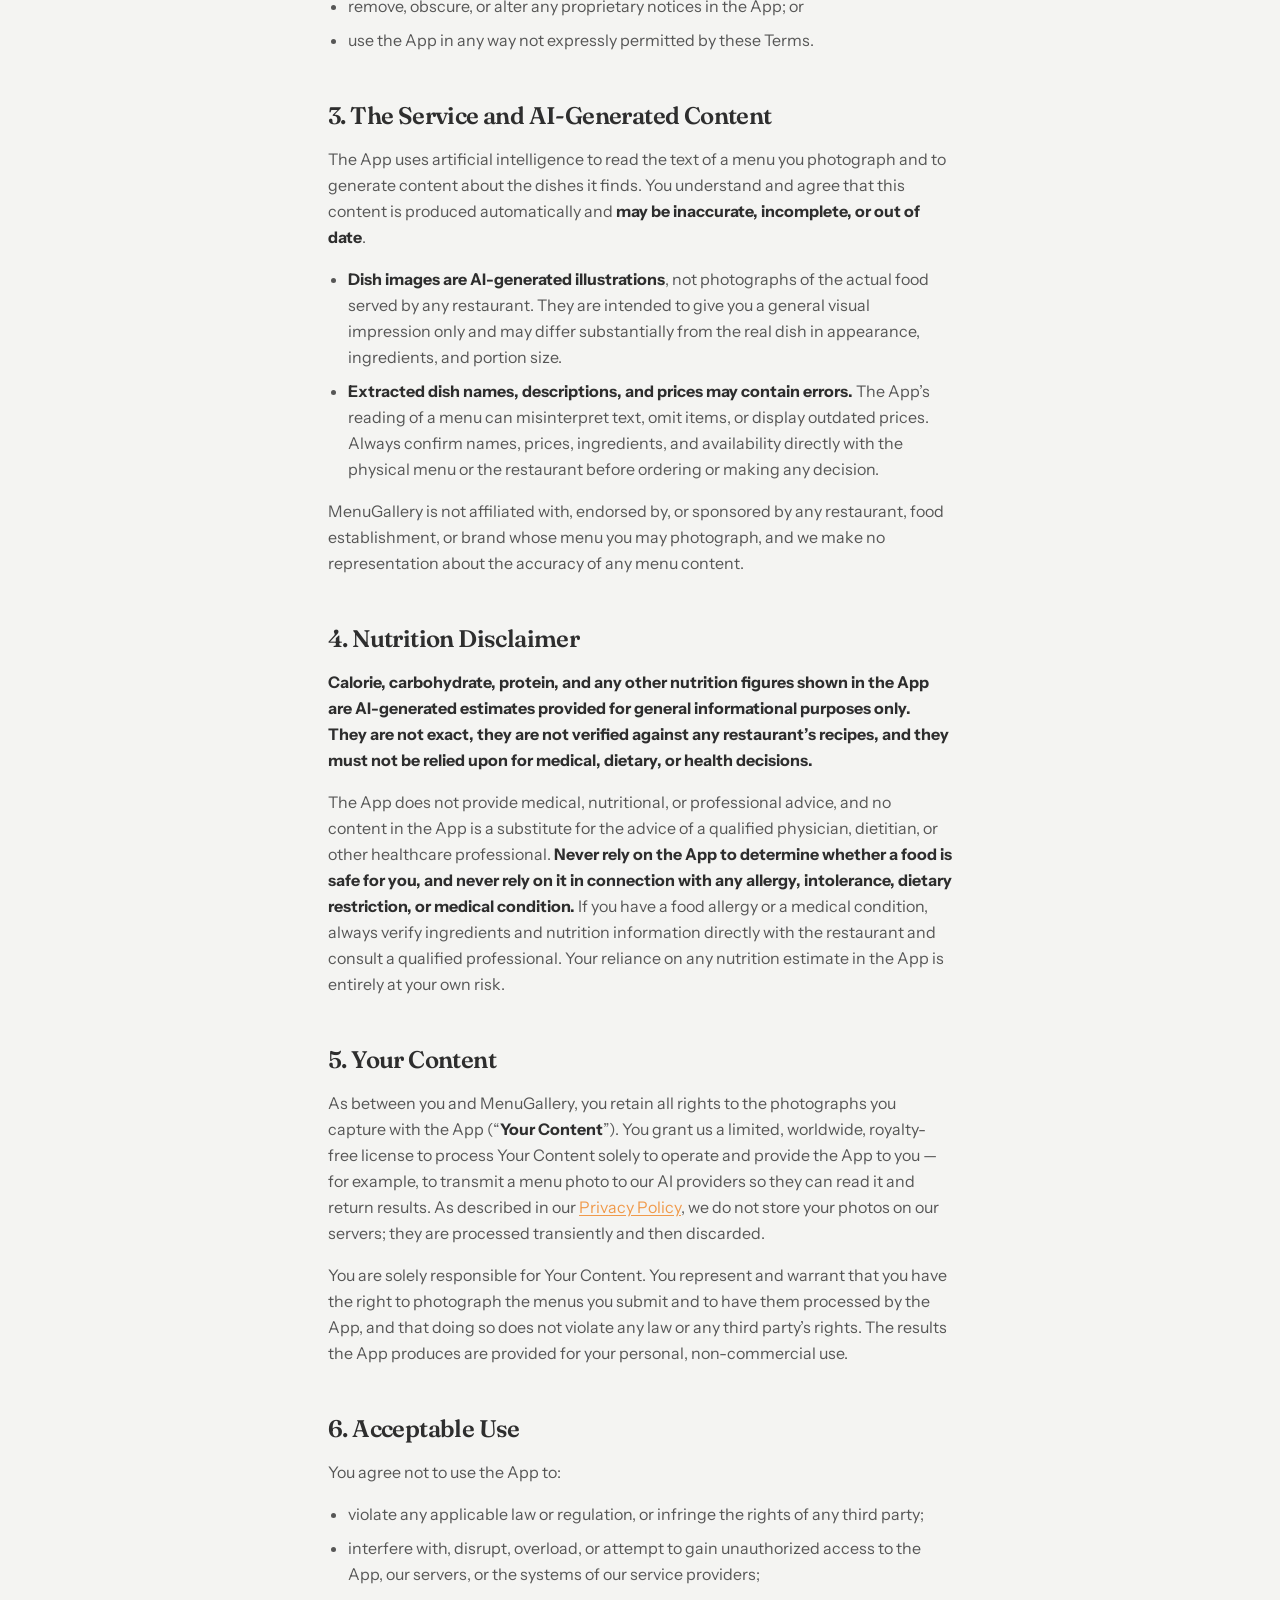
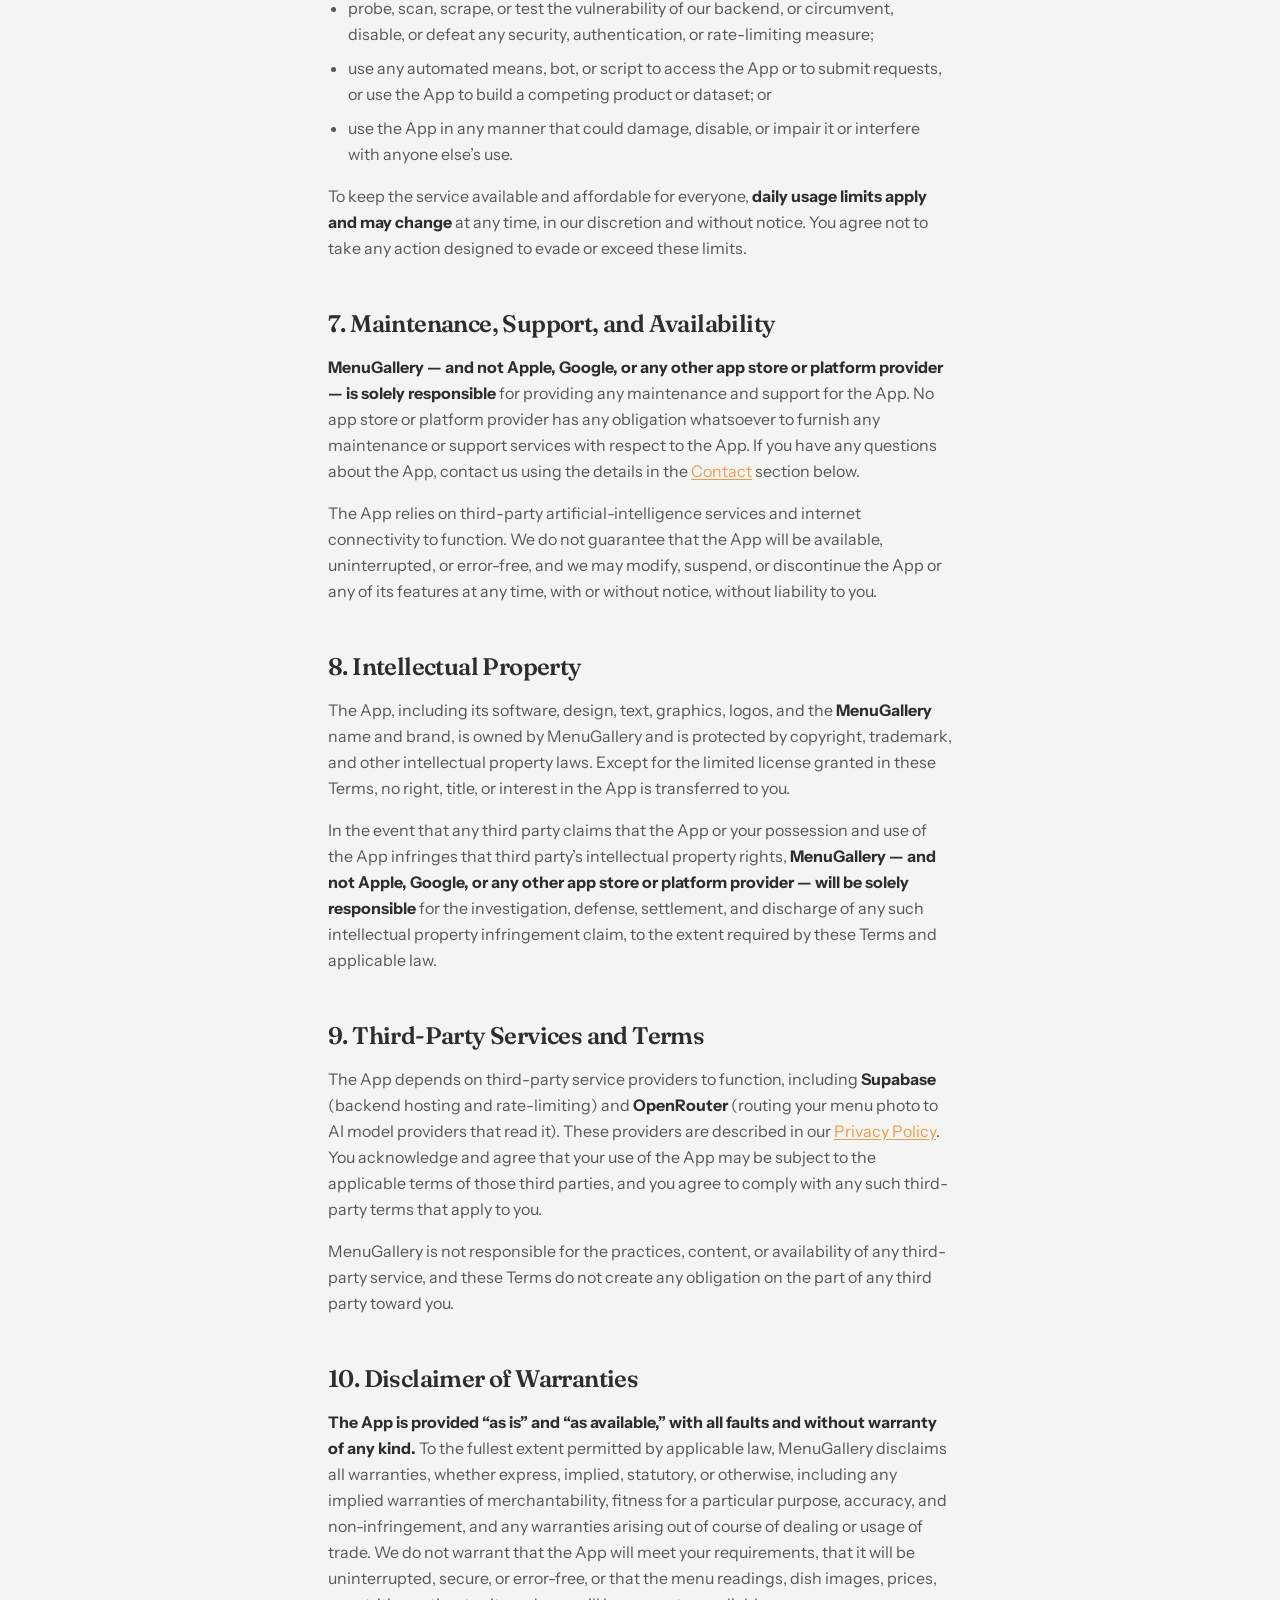
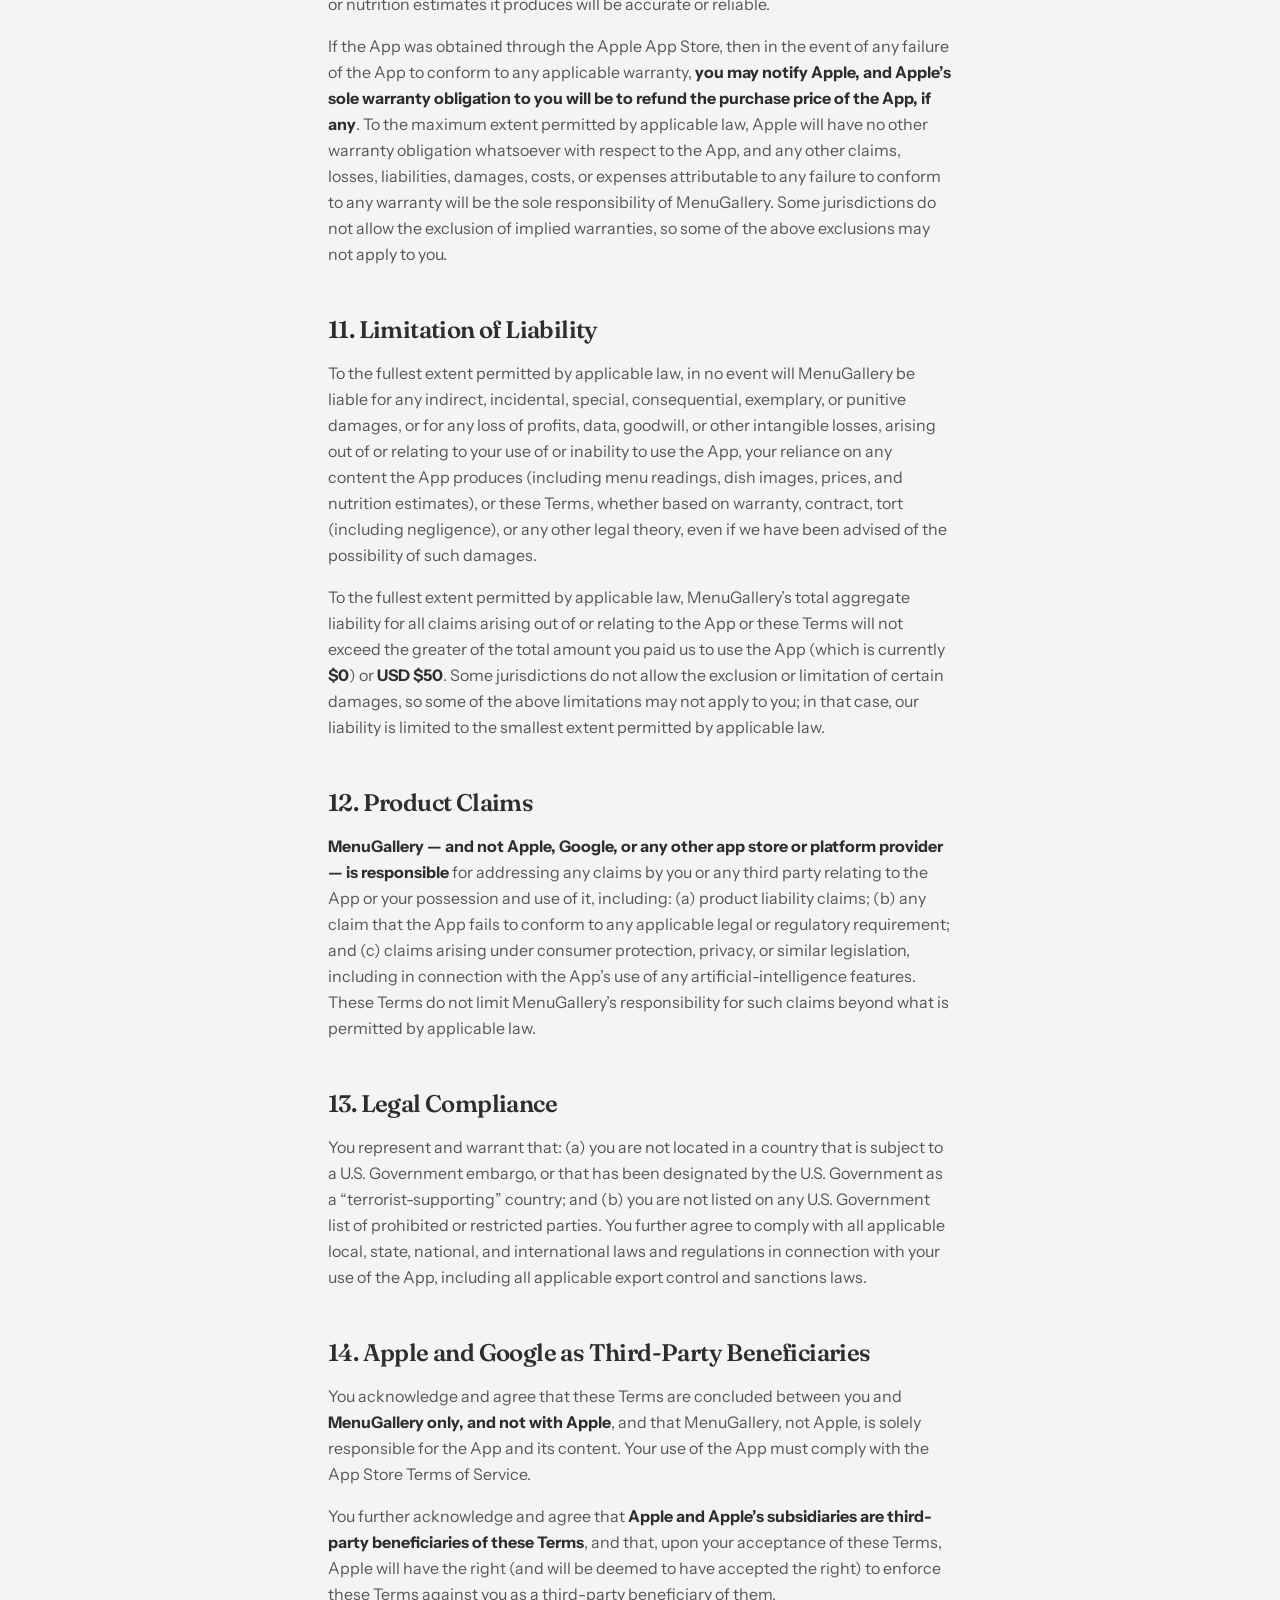
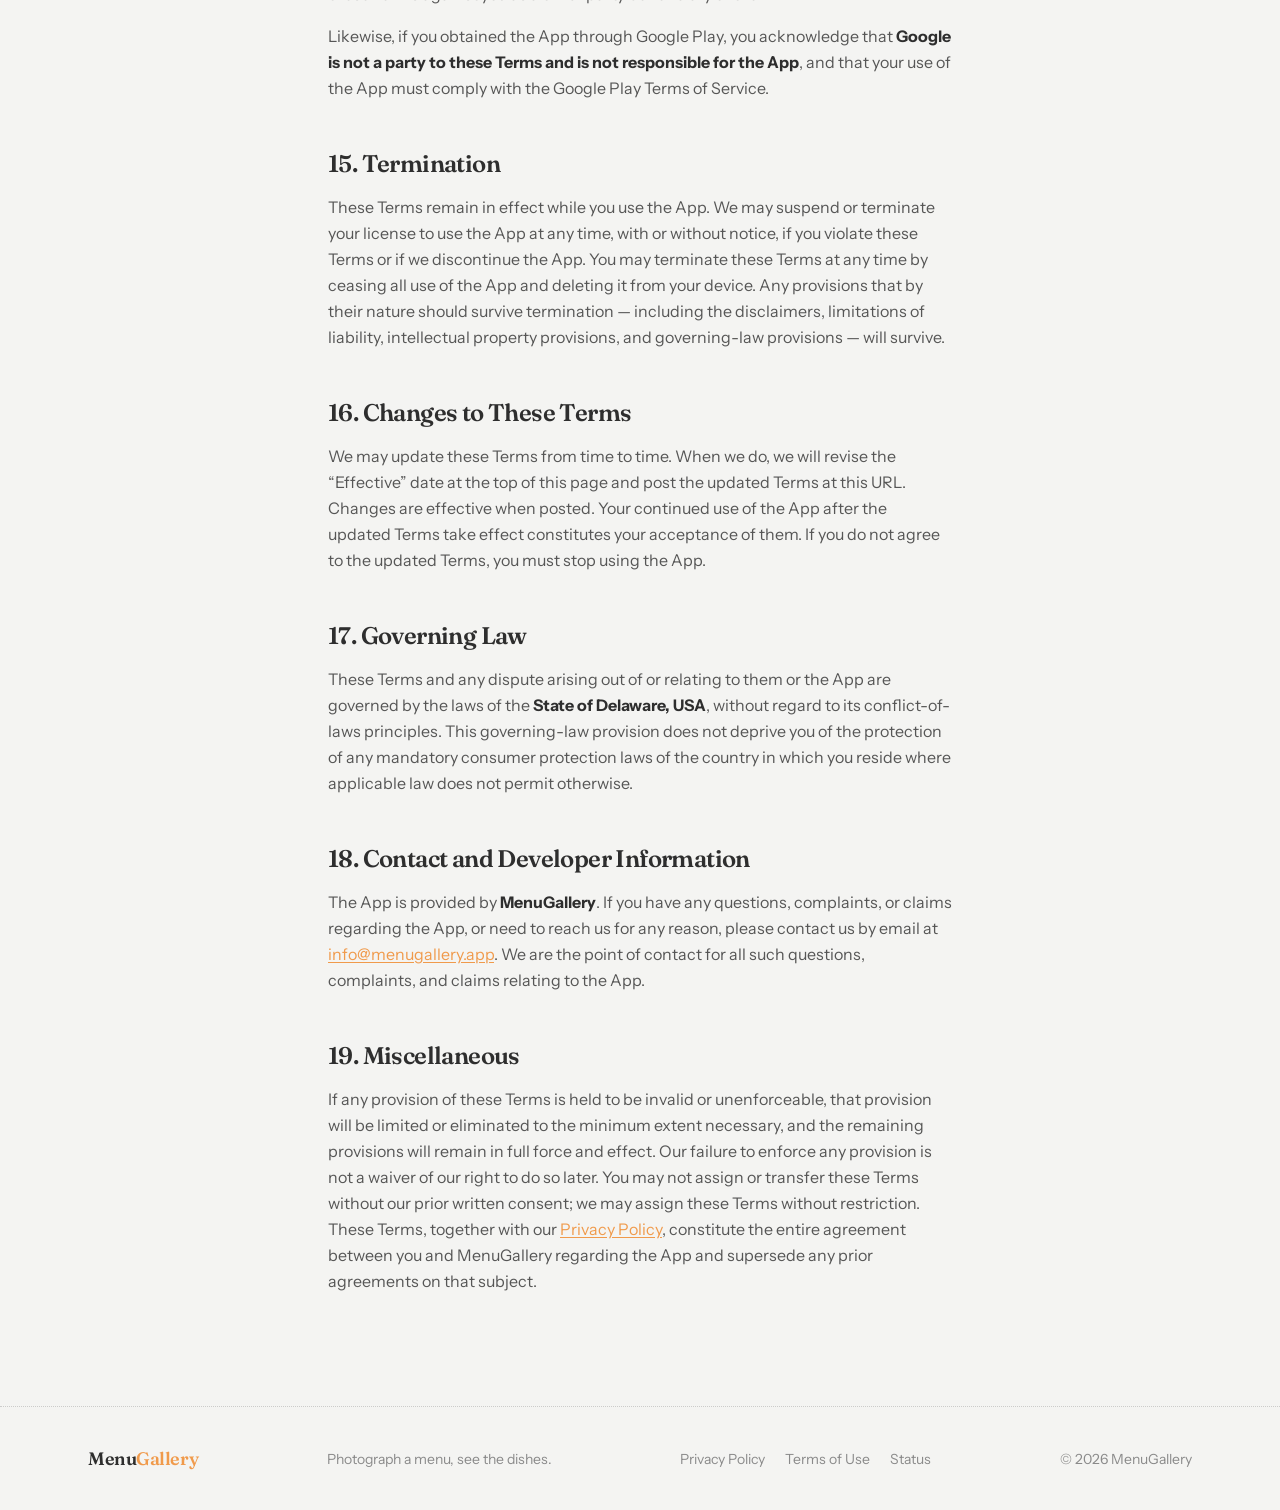
<file: terms.html>
<!doctype html>
<html lang="en">
<head>
<meta charset="utf-8">
<meta name="viewport" content="width=device-width, initial-scale=1">
<title>Terms of Use — MenuGallery</title>
<meta name="description" content="The terms that govern your use of the MenuGallery app.">
<link rel="canonical" href="https://menugallery.app/terms">
<meta name="theme-color" content="#F4F4F2">
<meta name="color-scheme" content="light">
<link rel="icon" href="/favicon.ico" sizes="32x32">
<link rel="icon" href="/favicon.svg" type="image/svg+xml">
<link rel="apple-touch-icon" href="/apple-touch-icon.png">
<link rel="preload" href="/fonts/fraunces-latin.woff2" as="font" type="font/woff2" crossorigin>
<link rel="preload" href="/fonts/instrument-sans-latin.woff2" as="font" type="font/woff2" crossorigin>
<link rel="stylesheet" href="/styles.css">
<meta property="og:site_name" content="MenuGallery">
<meta property="og:type" content="website">
<meta property="og:locale" content="en_US">
<meta property="og:title" content="Terms of Use — MenuGallery">
<meta property="og:description" content="The terms that govern your use of the MenuGallery app.">
<meta property="og:url" content="https://menugallery.app/terms">
<meta property="og:image" content="https://menugallery.app/og-image.png">
<meta property="og:image:width" content="1200">
<meta property="og:image:height" content="630">
<meta property="og:image:alt" content="MenuGallery — Photograph a menu, see the dishes.">
<meta name="twitter:card" content="summary_large_image">
<meta name="twitter:title" content="Terms of Use — MenuGallery">
<meta name="twitter:description" content="The terms that govern your use of the MenuGallery app.">
<meta name="twitter:image" content="https://menugallery.app/og-image.png">
</head>
<body>
  <div class="grain" aria-hidden="true"></div>
  <header class="legal-header">
    <div class="container">
      <a href="/" class="brand">Menu<span class="wordmark-accent">Gallery</span></a>
    </div>
  </header>
  <article class="legal">
    <p class="eyebrow">MenuGallery — Legal</p>
    <h1>Terms of Use</h1>
    <p class="legal-meta"><span>Effective</span><span class="dot-leader" aria-hidden="true"></span><span>July 8, 2026</span></p>

    <p class="legal-intro">
      These Terms of Use (the <strong>“Terms”</strong>) form a binding agreement between you and <strong>MenuGallery</strong> (“MenuGallery,” “we,” “us,” or “our”) governing your access to and use of the MenuGallery mobile application and any related services (together, the <strong>“App”</strong>). MenuGallery lets you photograph a printed menu so the App can read the dishes, show you an illustrative image of each dish, and display estimated nutrition information.
    </p>
    <p>
      Please read these Terms carefully. They include important disclaimers about AI-generated content and nutrition estimates, a limitation of our liability, and provisions that also apply for the benefit of the app stores through which you obtained the App. By downloading, installing, or using the App, you agree to these Terms. If you do not agree, do not use the App.
    </p>

    <h2>1. Acceptance and Eligibility</h2>
    <p>
      By downloading, installing, accessing, or using the App, you acknowledge that you have read, understood, and agree to be bound by these Terms and by our <a href="/privacy.html">Privacy Policy</a>, which is incorporated into these Terms by reference. If you use the App on behalf of another person or entity, you represent that you are authorized to accept these Terms on their behalf.
    </p>
    <p>
      The App is not directed to children. You must be at least <strong>13 years old</strong> to use the App. By using the App, you represent and warrant that you are 13 or older and that you have the legal capacity to enter into these Terms.
    </p>

    <h2>2. License</h2>
    <p>
      Subject to your compliance with these Terms, MenuGallery grants you a limited, personal, non-exclusive, non-transferable, non-sublicensable, and revocable license to download and use one copy of the App on a device that you own or control, solely for your own personal, non-commercial purposes. This license is granted to you and is not a sale of the App.
    </p>
    <p>
      Your use of the App must comply with the <strong>Usage Rules</strong> set out in the applicable app store’s terms of service (including the Apple Media Services Terms and Conditions and the Google Play Terms of Service, as applicable). Where the App is downloaded from the Apple App Store, the license is further limited to use on any Apple-branded products that you own or control and as permitted by those Usage Rules, except that the App may be accessed and used by other accounts associated with you via Family Sharing or volume purchasing where enabled.
    </p>
    <p>You agree that you will not, and will not permit anyone else to:</p>
    <ul>
      <li>copy, modify, translate, or create derivative works of the App;</li>
      <li>
        reverse engineer, decompile, disassemble, or otherwise attempt to discover the source code or underlying structure of the App, except to the limited extent this restriction is prohibited by applicable law;
      </li>
      <li>rent, lease, lend, sell, redistribute, sublicense, or otherwise transfer the App;</li>
      <li>remove, obscure, or alter any proprietary notices in the App; or</li>
      <li>use the App in any way not expressly permitted by these Terms.</li>
    </ul>

    <h2>3. The Service and AI-Generated Content</h2>
    <p>
      The App uses artificial intelligence to read the text of a menu you photograph and to generate content about the dishes it finds. You understand and agree that this content is produced automatically and <strong>may be inaccurate, incomplete, or out of date</strong>.
    </p>
    <ul>
      <li>
        <strong>Dish images are AI-generated illustrations</strong>, not photographs of the actual food served by any restaurant. They are intended to give you a general visual impression only and may differ substantially from the real dish in appearance, ingredients, and portion size.
      </li>
      <li>
        <strong>Extracted dish names, descriptions, and prices may contain errors.</strong> The App’s reading of a menu can misinterpret text, omit items, or display outdated prices. Always confirm names, prices, ingredients, and availability directly with the physical menu or the restaurant before ordering or making any decision.
      </li>
    </ul>
    <p>
      MenuGallery is not affiliated with, endorsed by, or sponsored by any restaurant, food establishment, or brand whose menu you may photograph, and we make no representation about the accuracy of any menu content.
    </p>

    <h2>4. Nutrition Disclaimer</h2>
    <p>
      <strong>Calorie, carbohydrate, protein, and any other nutrition figures shown in the App are AI-generated estimates provided for general informational purposes only. They are not exact, they are not verified against any restaurant’s recipes, and they must not be relied upon for medical, dietary, or health decisions.</strong>
    </p>
    <p>
      The App does not provide medical, nutritional, or professional advice, and no content in the App is a substitute for the advice of a qualified physician, dietitian, or other healthcare professional. <strong>Never rely on the App to determine whether a food is safe for you, and never rely on it in connection with any allergy, intolerance, dietary restriction, or medical condition.</strong> If you have a food allergy or a medical condition, always verify ingredients and nutrition information directly with the restaurant and consult a qualified professional. Your reliance on any nutrition estimate in the App is entirely at your own risk.
    </p>

    <h2>5. Your Content</h2>
    <p>
      As between you and MenuGallery, you retain all rights to the photographs you capture with the App (“<strong>Your Content</strong>”). You grant us a limited, worldwide, royalty-free license to process Your Content solely to operate and provide the App to you — for example, to transmit a menu photo to our AI providers so they can read it and return results. As described in our <a href="/privacy.html">Privacy Policy</a>, we do not store your photos on our servers; they are processed transiently and then discarded.
    </p>
    <p>
      You are solely responsible for Your Content. You represent and warrant that you have the right to photograph the menus you submit and to have them processed by the App, and that doing so does not violate any law or any third party’s rights. The results the App produces are provided for your personal, non-commercial use.
    </p>

    <h2>6. Acceptable Use</h2>
    <p>You agree not to use the App to:</p>
    <ul>
      <li>violate any applicable law or regulation, or infringe the rights of any third party;</li>
      <li>
        interfere with, disrupt, overload, or attempt to gain unauthorized access to the App, our servers, or the systems of our service providers;
      </li>
      <li>
        probe, scan, scrape, or test the vulnerability of our backend, or circumvent, disable, or defeat any security, authentication, or rate-limiting measure;
      </li>
      <li>
        use any automated means, bot, or script to access the App or to submit requests, or use the App to build a competing product or dataset; or
      </li>
      <li>use the App in any manner that could damage, disable, or impair it or interfere with anyone else’s use.</li>
    </ul>
    <p>
      To keep the service available and affordable for everyone, <strong>daily usage limits apply and may change</strong> at any time, in our discretion and without notice. You agree not to take any action designed to evade or exceed these limits.
    </p>

    <h2>7. Maintenance, Support, and Availability</h2>
    <p>
      <strong>MenuGallery — and not Apple, Google, or any other app store or platform provider — is solely responsible</strong> for providing any maintenance and support for the App. No app store or platform provider has any obligation whatsoever to furnish any maintenance or support services with respect to the App. If you have any questions about the App, contact us using the details in the <a href="#contact">Contact</a> section below.
    </p>
    <p>
      The App relies on third-party artificial-intelligence services and internet connectivity to function. We do not guarantee that the App will be available, uninterrupted, or error-free, and we may modify, suspend, or discontinue the App or any of its features at any time, with or without notice, without liability to you.
    </p>

    <h2>8. Intellectual Property</h2>
    <p>
      The App, including its software, design, text, graphics, logos, and the <strong>MenuGallery</strong> name and brand, is owned by MenuGallery and is protected by copyright, trademark, and other intellectual property laws. Except for the limited license granted in these Terms, no right, title, or interest in the App is transferred to you.
    </p>
    <p>
      In the event that any third party claims that the App or your possession and use of the App infringes that third party’s intellectual property rights, <strong>MenuGallery — and not Apple, Google, or any other app store or platform provider — will be solely responsible</strong> for the investigation, defense, settlement, and discharge of any such intellectual property infringement claim, to the extent required by these Terms and applicable law.
    </p>

    <h2>9. Third-Party Services and Terms</h2>
    <p>
      The App depends on third-party service providers to function, including <strong>Supabase</strong> (backend hosting and rate-limiting) and <strong>OpenRouter</strong> (routing your menu photo to AI model providers that read it). These providers are described in our <a href="/privacy.html">Privacy Policy</a>. You acknowledge and agree that your use of the App may be subject to the applicable terms of those third parties, and you agree to comply with any such third-party terms that apply to you.
    </p>
    <p>
      MenuGallery is not responsible for the practices, content, or availability of any third-party service, and these Terms do not create any obligation on the part of any third party toward you.
    </p>

    <h2>10. Disclaimer of Warranties</h2>
    <p>
      <strong>The App is provided “as is” and “as available,” with all faults and without warranty of any kind.</strong> To the fullest extent permitted by applicable law, MenuGallery disclaims all warranties, whether express, implied, statutory, or otherwise, including any implied warranties of merchantability, fitness for a particular purpose, accuracy, and non-infringement, and any warranties arising out of course of dealing or usage of trade. We do not warrant that the App will meet your requirements, that it will be uninterrupted, secure, or error-free, or that the menu readings, dish images, prices, or nutrition estimates it produces will be accurate or reliable.
    </p>
    <p>
      If the App was obtained through the Apple App Store, then in the event of any failure of the App to conform to any applicable warranty, <strong>you may notify Apple, and Apple’s sole warranty obligation to you will be to refund the purchase price of the App, if any</strong>. To the maximum extent permitted by applicable law, Apple will have no other warranty obligation whatsoever with respect to the App, and any other claims, losses, liabilities, damages, costs, or expenses attributable to any failure to conform to any warranty will be the sole responsibility of MenuGallery. Some jurisdictions do not allow the exclusion of implied warranties, so some of the above exclusions may not apply to you.
    </p>

    <h2>11. Limitation of Liability</h2>
    <p>
      To the fullest extent permitted by applicable law, in no event will MenuGallery be liable for any indirect, incidental, special, consequential, exemplary, or punitive damages, or for any loss of profits, data, goodwill, or other intangible losses, arising out of or relating to your use of or inability to use the App, your reliance on any content the App produces (including menu readings, dish images, prices, and nutrition estimates), or these Terms, whether based on warranty, contract, tort (including negligence), or any other legal theory, even if we have been advised of the possibility of such damages.
    </p>
    <p>
      To the fullest extent permitted by applicable law, MenuGallery’s total aggregate liability for all claims arising out of or relating to the App or these Terms will not exceed the greater of the total amount you paid us to use the App (which is currently <strong>$0</strong>) or <strong>USD $50</strong>. Some jurisdictions do not allow the exclusion or limitation of certain damages, so some of the above limitations may not apply to you; in that case, our liability is limited to the smallest extent permitted by applicable law.
    </p>

    <h2>12. Product Claims</h2>
    <p>
      <strong>MenuGallery — and not Apple, Google, or any other app store or platform provider — is responsible</strong> for addressing any claims by you or any third party relating to the App or your possession and use of it, including: (a) product liability claims; (b) any claim that the App fails to conform to any applicable legal or regulatory requirement; and (c) claims arising under consumer protection, privacy, or similar legislation, including in connection with the App’s use of any artificial-intelligence features. These Terms do not limit MenuGallery’s responsibility for such claims beyond what is permitted by applicable law.
    </p>

    <h2>13. Legal Compliance</h2>
    <p>
      You represent and warrant that: (a) you are not located in a country that is subject to a U.S. Government embargo, or that has been designated by the U.S. Government as a “terrorist-supporting” country; and (b) you are not listed on any U.S. Government list of prohibited or restricted parties. You further agree to comply with all applicable local, state, national, and international laws and regulations in connection with your use of the App, including all applicable export control and sanctions laws.
    </p>

    <h2>14. Apple and Google as Third-Party Beneficiaries</h2>
    <p>
      You acknowledge and agree that these Terms are concluded between you and <strong>MenuGallery only, and not with Apple</strong>, and that MenuGallery, not Apple, is solely responsible for the App and its content. Your use of the App must comply with the App Store Terms of Service.
    </p>
    <p>
      You further acknowledge and agree that <strong>Apple and Apple’s subsidiaries are third-party beneficiaries of these Terms</strong>, and that, upon your acceptance of these Terms, Apple will have the right (and will be deemed to have accepted the right) to enforce these Terms against you as a third-party beneficiary of them.
    </p>
    <p>
      Likewise, if you obtained the App through Google Play, you acknowledge that <strong>Google is not a party to these Terms and is not responsible for the App</strong>, and that your use of the App must comply with the Google Play Terms of Service.
    </p>

    <h2>15. Termination</h2>
    <p>
      These Terms remain in effect while you use the App. We may suspend or terminate your license to use the App at any time, with or without notice, if you violate these Terms or if we discontinue the App. You may terminate these Terms at any time by ceasing all use of the App and deleting it from your device. Any provisions that by their nature should survive termination — including the disclaimers, limitations of liability, intellectual property provisions, and governing-law provisions — will survive.
    </p>

    <h2>16. Changes to These Terms</h2>
    <p>
      We may update these Terms from time to time. When we do, we will revise the “Effective” date at the top of this page and post the updated Terms at this URL. Changes are effective when posted. Your continued use of the App after the updated Terms take effect constitutes your acceptance of them. If you do not agree to the updated Terms, you must stop using the App.
    </p>

    <h2>17. Governing Law</h2>
    <p>
      These Terms and any dispute arising out of or relating to them or the App are governed by the laws of the <strong>State of Delaware, USA</strong>, without regard to its conflict-of-laws principles. This governing-law provision does not deprive you of the protection of any mandatory consumer protection laws of the country in which you reside where applicable law does not permit otherwise.
    </p>

    <h2 id="contact">18. Contact and Developer Information</h2>
    <p>
      The App is provided by <strong>MenuGallery</strong>. If you have any questions, complaints, or claims regarding the App, or need to reach us for any reason, please contact us by email at <a href="mailto:info@menugallery.app">info@menugallery.app</a>. We are the point of contact for all such questions, complaints, and claims relating to the App.
    </p>

    <h2>19. Miscellaneous</h2>
    <p>
      If any provision of these Terms is held to be invalid or unenforceable, that provision will be limited or eliminated to the minimum extent necessary, and the remaining provisions will remain in full force and effect. Our failure to enforce any provision is not a waiver of our right to do so later. You may not assign or transfer these Terms without our prior written consent; we may assign these Terms without restriction. These Terms, together with our <a href="/privacy.html">Privacy Policy</a>, constitute the entire agreement between you and MenuGallery regarding the App and supersede any prior agreements on that subject.
    </p>
  </article>
  <footer class="site-footer">
    <div class="container footer-row">
      <span class="brand">Menu<span class="wordmark-accent">Gallery</span></span>
      <span class="footer-note">Photograph a menu, see the dishes.</span>
      <nav class="footer-nav">
        <a href="/privacy.html">Privacy Policy</a>
        <a href="/terms.html">Terms of Use</a>
        <a href="/status.html">Status</a>
      </nav>
      <span class="footer-note">© 2026 MenuGallery</span>
    </div>
  </footer>
</body>
</html>
</file>
<file: styles.css>
/* MenuGallery — flat stylesheet
   Mobile-first. Breakpoints: sm 640px / md 768px / lg 1024px.
   Order: @font-face -> :root -> base -> motifs -> layout -> components. */

/* ---------- @font-face ---------- */
@font-face {
  font-family: "Fraunces";
  src: url("/fonts/fraunces-latin.woff2") format("woff2");
  font-weight: 100 900;
  font-style: normal;
  font-display: swap;
}
@font-face {
  font-family: "Instrument Sans";
  src: url("/fonts/instrument-sans-latin.woff2") format("woff2");
  font-weight: 400 700;
  font-style: normal;
  font-display: swap;
}

/* ---------- :root ---------- */
:root {
  --paper: #F4F4F2;
  --ink: #2E2E2E;
  --ink-muted: #8A8A8A;
  --accent: #F09A4B;
  --accent-soft: #FBE3CB;
  --card: #FFFFFF;
  --font-display: "Fraunces", Georgia, serif;
  --font-sans: "Instrument Sans", system-ui, sans-serif;
  --ease-out: cubic-bezier(0.22, 1, 0.36, 1);
  --radius-card: 1rem;
  --radius-band: 1.5rem;
  --radius-phone: 2.75rem;
  --container: 72rem;
}

/* ---------- base ---------- */
*,
*::before,
*::after {
  box-sizing: border-box;
}
* {
  margin: 0;
}
body {
  background: var(--paper);
  color: var(--ink);
  font-family: var(--font-sans);
  -webkit-font-smoothing: antialiased;
}
img {
  max-width: 100%;
}

/* ---------- motifs (ported from globals.css) ---------- */

/* Paper grain — fixed full-viewport SVG noise overlay, zero external assets */
.grain {
  position: fixed;
  inset: 0;
  z-index: 100;
  pointer-events: none;
  opacity: 0.045;
  mix-blend-mode: multiply;
  background-image: url("data:image/svg+xml,%3Csvg xmlns='http://www.w3.org/2000/svg' width='160' height='160'%3E%3Cfilter id='g'%3E%3CfeTurbulence type='fractalNoise' baseFrequency='0.9' numOctaves='2' stitchTiles='stitch'/%3E%3C/filter%3E%3Crect width='160' height='160' filter='url(%23g)'/%3E%3C/svg%3E");
  background-size: 160px 160px;
}

/* Menu price-leader — the recurring dotted rule threading name to price */
.dot-leader {
  flex: 1 1 3rem;
  margin-inline: 0.6rem;
  align-self: flex-end;
  height: 3px;
  transform: translateY(-0.35em);
  background-image: radial-gradient(circle, currentColor 1.5px, transparent 1.5px);
  background-size: 12px 3px;
  background-repeat: repeat-x;
}

/* Reveal-on-scroll states (driven by main.js) */
[data-reveal] {
  transition: opacity 0.6s cubic-bezier(0.22, 1, 0.36, 1),
    transform 0.6s cubic-bezier(0.22, 1, 0.36, 1);
}
[data-reveal="pending"] {
  opacity: 0;
  transform: translateY(16px);
}

@media (prefers-reduced-motion: reduce) {
  [data-reveal] {
    transition: none;
  }
  [data-reveal="pending"] {
    opacity: 1;
    transform: none;
  }
}

/* Smooth scroll, but only when motion is welcome */
@media (prefers-reduced-motion: no-preference) {
  html {
    scroll-behavior: smooth;
  }
}

::selection {
  background-color: var(--accent-soft);
  color: var(--ink);
}

/* ---------- layout ---------- */
.container {
  max-width: var(--container);
  margin-inline: auto;
  padding-inline: 1.5rem;
}

.section {
  padding-block: 5rem;
}
@media (min-width: 768px) {
  .section {
    padding-block: 7rem;
  }
}

.hero {
  padding: 3.5rem 0 5rem;
}
@media (min-width: 768px) {
  .hero {
    padding: 5rem 0 7rem;
  }
}

.hero-grid {
  display: grid;
  align-items: center;
  gap: 3rem;
}
@media (min-width: 1024px) {
  .hero-grid {
    grid-template-columns: 1fr 1fr;
    gap: 4rem;
  }
}

.story-grid {
  display: grid;
  align-items: center;
  gap: 3rem;
}
@media (min-width: 768px) {
  .story-grid {
    grid-template-columns: 1fr 1fr;
    gap: 4rem;
  }
}

/* ---------- components ---------- */

/* Wordmark (hero) */
.wordmark {
  display: flex;
  align-items: center;
  gap: 0.625rem;
}
.wordmark svg {
  display: block;
  width: 2.25rem;
  height: 2.25rem;
}
.wordmark-text {
  font-family: var(--font-display);
  font-size: 1.5rem;
  font-weight: 600;
  letter-spacing: -0.025em;
}
.wordmark-accent {
  color: var(--accent);
}

/* Brand (footer + legal header) */
.brand {
  font-family: var(--font-display);
  font-size: 1.125rem;
  font-weight: 600;
  letter-spacing: -0.025em;
  color: var(--ink);
  text-decoration: none;
}

/* Hero copy */
.hero-title {
  margin-top: 2rem;
  font-family: var(--font-display);
  font-size: clamp(2.25rem, 4.2vw, 3.5rem);
  line-height: 1.05;
  font-weight: 500;
  letter-spacing: -0.025em;
  color: var(--ink);
}
.hero-title span {
  display: block;
}
.hero-title-accent {
  color: var(--accent);
}
.hero-lede {
  margin-top: 1.5rem;
  max-width: 28rem;
  font-size: 1.125rem;
  line-height: 1.625;
  color: var(--ink-muted);
}
.hero-badges {
  margin-top: 2rem;
}
.hero-media {
  display: flex;
  justify-content: center;
}
@media (min-width: 1024px) {
  .hero-media {
    justify-content: flex-end;
  }
}

/* Store badges */
.store-badges {
  display: flex;
  flex-wrap: wrap;
  gap: 0.75rem;
}
.store-badges--center {
  justify-content: center;
}
.badge {
  display: flex;
  align-items: center;
  gap: 0.75rem;
  border-radius: 0.75rem;
  background: var(--ink);
  color: var(--paper);
  padding: 0.625rem 1.25rem;
  opacity: 0.6;
  user-select: none;
}
.badge-glyph {
  flex-shrink: 0;
}
.badge-lines {
  display: flex;
  flex-direction: column;
  line-height: 1.25;
}
.badge-small {
  font-family: var(--font-sans);
  font-size: 0.65rem;
  letter-spacing: 0.025em;
}
.badge-big {
  font-family: var(--font-sans);
  font-size: 1.125rem;
  font-weight: 600;
}

/* Phone frame */
.phone {
  width: 17rem;
  border-radius: 2.75rem;
  background: var(--ink);
  padding: 0.75rem;
  box-shadow: 0 2px 6px rgba(46, 46, 46, 0.10),
    0 30px 60px -20px rgba(46, 46, 46, 0.45);
}
@media (min-width: 640px) {
  .phone {
    width: 19rem;
  }
}
@media (min-width: 1024px) {
  .phone {
    width: 22rem;
  }
}
@media (min-width: 640px) {
  .phone--tilt {
    transform: rotate(2deg);
  }
}
.phone-screen {
  overflow: hidden;
  border-radius: 2rem;
  background: var(--card);
}
.phone-screen img {
  width: 100%;
  height: auto;
  display: block;
}

/* Story sections */
.story-media {
  display: flex;
  justify-content: center;
}
@media (min-width: 768px) {
  .story-media {
    justify-content: flex-end;
  }
  .story--flip .story-text {
    order: 2;
  }
  .story--flip .story-media {
    order: 1;
    justify-content: flex-start;
  }
}
.story-title,
.section-title {
  font-family: var(--font-display);
  font-size: clamp(1.9rem, 4vw, 2.75rem);
  line-height: 1.25;
  font-weight: 500;
  letter-spacing: -0.025em;
  color: var(--ink);
  text-wrap: balance;
}
.section-title--narrow {
  max-width: 42rem;
}
.story-body {
  margin-top: 1.25rem;
  max-width: 28rem;
  font-size: 1.125rem;
  line-height: 1.625;
  color: rgba(46, 46, 46, 0.8);
}
.story-caption {
  margin-top: 1rem;
  font-size: 0.875rem;
  color: var(--ink-muted);
}

/* Eyebrow (legal pages) */
.eyebrow {
  font-size: 0.75rem;
  text-transform: uppercase;
  letter-spacing: 0.25em;
  color: var(--ink-muted);
}

/* Features */
.feature-grid {
  margin-top: 3rem;
  display: grid;
  gap: 1.25rem;
}
@media (min-width: 640px) {
  .feature-grid {
    grid-template-columns: repeat(2, 1fr);
  }
}
@media (min-width: 1024px) {
  .feature-grid {
    grid-template-columns: repeat(4, 1fr);
  }
}
.feature-reveal {
  height: 100%;
}
.feature-card {
  display: flex;
  flex-direction: column;
  height: 100%;
  border-radius: 1rem;
  border: 1px solid rgba(46, 46, 46, 0.1);
  background: var(--card);
  padding: 1.5rem;
}
.feature-icon {
  color: var(--accent);
}
.feature-card h3 {
  margin-top: 1.25rem;
  font-family: var(--font-display);
  font-size: 1.125rem;
  font-weight: 600;
  letter-spacing: -0.025em;
  color: var(--ink);
}
.feature-card p {
  margin-top: 0.5rem;
  font-size: 0.875rem;
  line-height: 1.625;
  color: var(--ink-muted);
}

/* CTA band */
.cta-band {
  border-radius: 1.5rem;
  background: var(--accent-soft);
  padding: 3.5rem 2rem;
  text-align: center;
}
@media (min-width: 768px) {
  .cta-band {
    padding-block: 4rem;
  }
}
.cta-sub {
  margin-top: 1rem;
  font-size: 1.125rem;
  color: rgba(46, 46, 46, 0.8);
}
.cta-badges {
  margin-top: 2rem;
  display: flex;
  justify-content: center;
}

/* Footer */
.site-footer {
  border-top: 1px dotted rgba(46, 46, 46, 0.2);
}
.footer-row {
  display: flex;
  flex-direction: column;
  gap: 1rem;
  padding-block: 2.5rem;
}
@media (min-width: 640px) {
  .footer-row {
    flex-direction: row;
    align-items: center;
    justify-content: space-between;
  }
}
.footer-note {
  font-size: 0.875rem;
  color: var(--ink-muted);
}
.footer-nav {
  display: flex;
  gap: 1.25rem;
  font-size: 0.875rem;
}
.footer-nav a {
  color: var(--ink-muted);
  text-decoration: none;
  transition: color 0.15s;
}
.footer-nav a:hover {
  color: var(--ink);
}

/* ---------- legal pages (privacy / terms) ---------- */
.legal-header {
  border-bottom: 1px dotted rgba(46, 46, 46, 0.2);
}
.legal-header .container {
  padding-block: 1.5rem;
}
.legal {
  max-width: 42rem;
  margin-inline: auto;
  padding: 4rem 1.5rem;
}
@media (min-width: 768px) {
  .legal {
    padding-block: 6rem;
  }
}
.legal h1 {
  margin-top: 0.75rem;
  font-family: var(--font-display);
  font-size: 2.25rem;
  font-weight: 600;
  letter-spacing: -0.025em;
}
@media (min-width: 768px) {
  .legal h1 {
    font-size: 3rem;
  }
}
.legal h2 {
  margin: 3rem 0 1rem;
  font-family: var(--font-display);
  font-size: 1.5rem;
  font-weight: 600;
  letter-spacing: -0.025em;
  color: var(--ink);
}
.legal p,
.legal ul {
  margin-bottom: 1rem;
  color: rgba(46, 46, 46, 0.8);
  line-height: 1.625;
}
.legal ul {
  list-style: disc;
  padding-left: 1.25rem;
}
.legal li + li {
  margin-top: 0.5rem;
}
.legal strong {
  color: var(--ink);
}
.legal a {
  color: var(--accent);
  text-decoration: underline;
  text-underline-offset: 2px;
}
.legal a:hover {
  text-decoration: none;
}
.legal-meta {
  margin-top: 1rem;
  display: flex;
  align-items: baseline;
  font-size: 0.875rem;
  color: var(--ink-muted);
}
.legal-intro {
  margin-top: 2.5rem;
}
</file>
